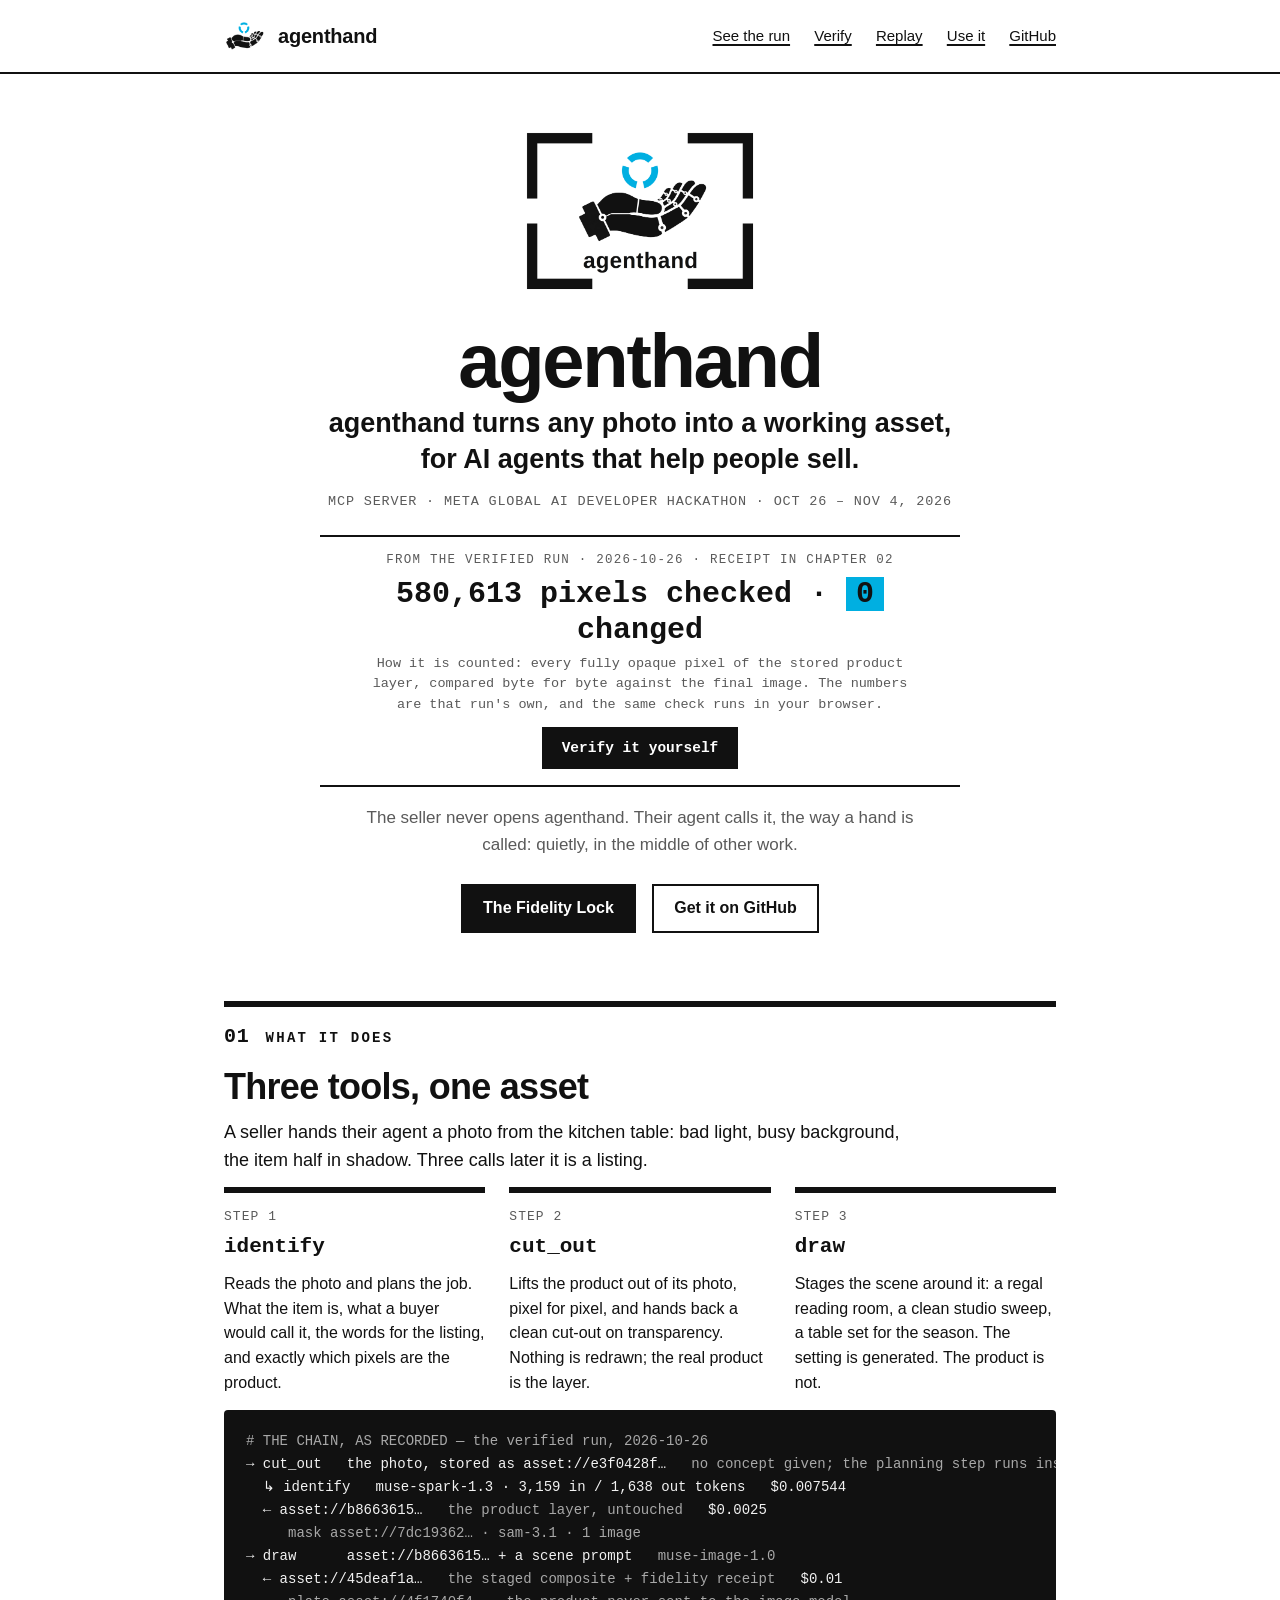
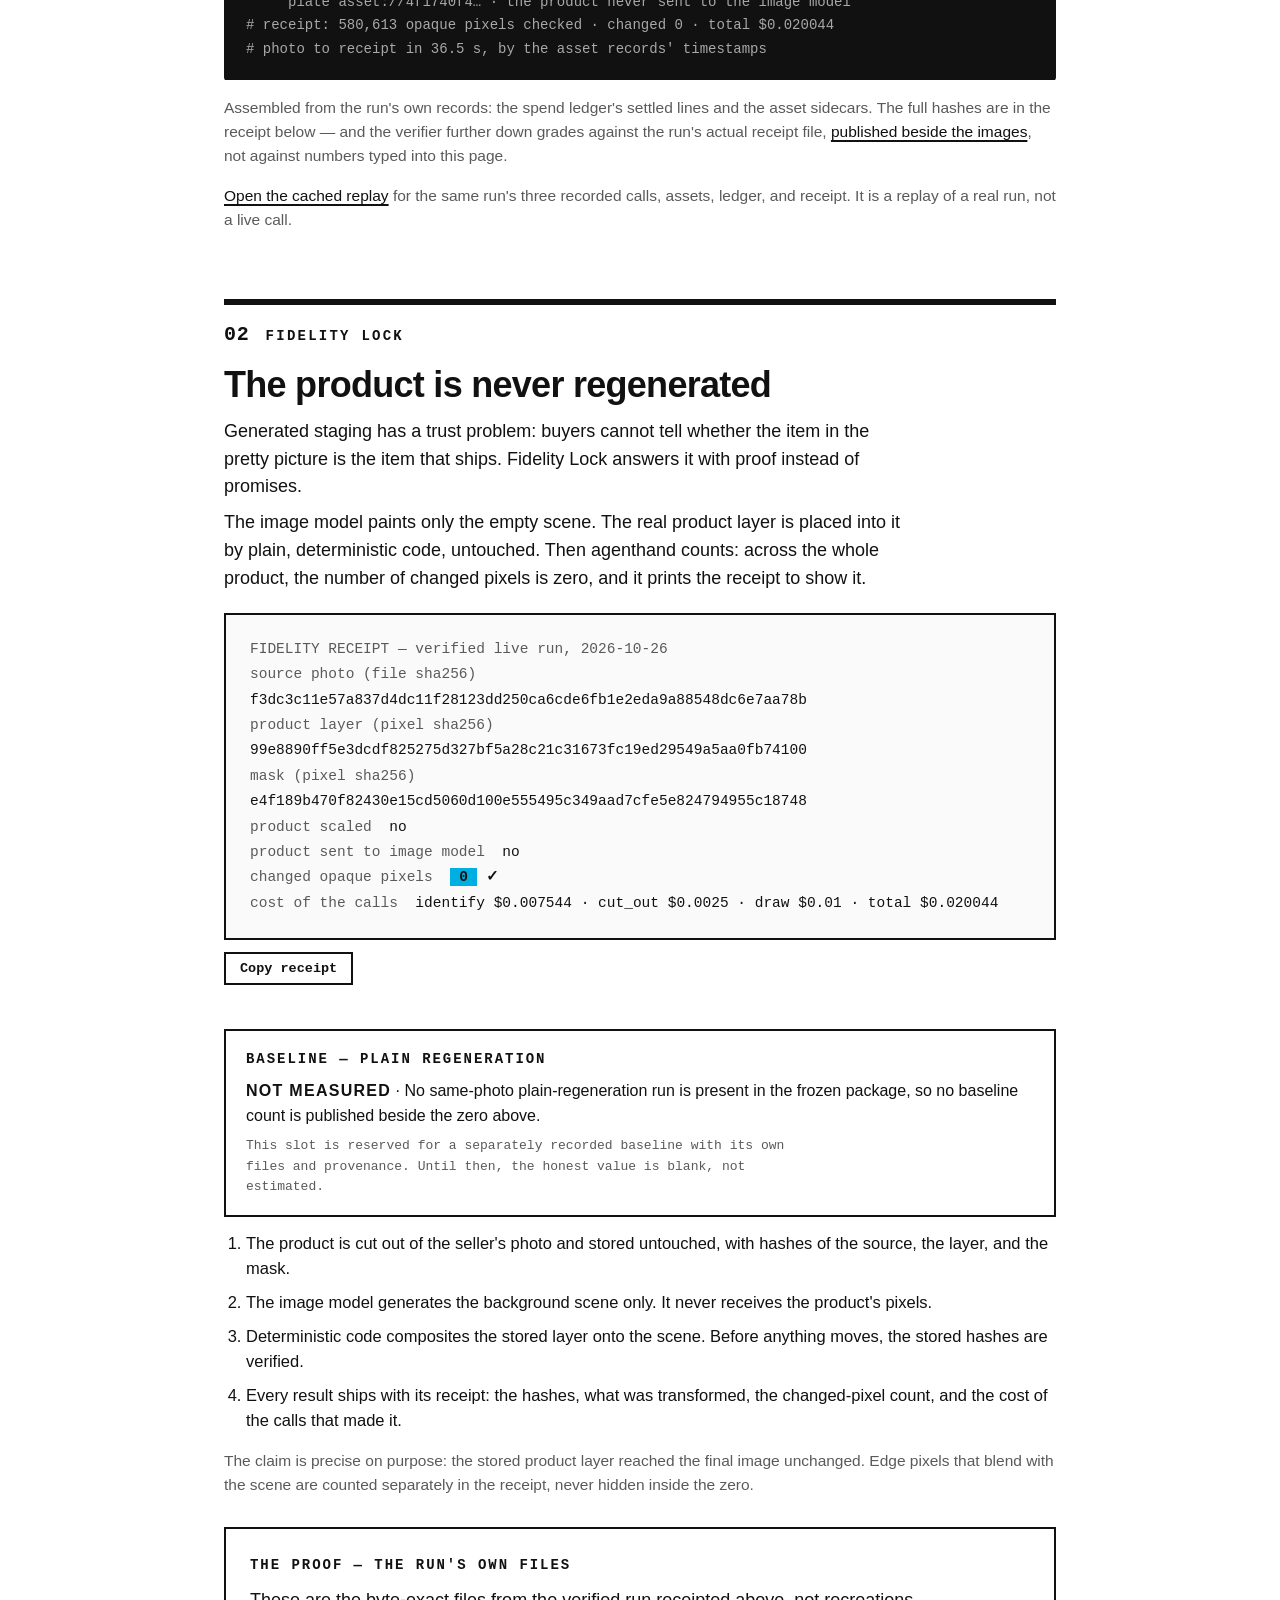
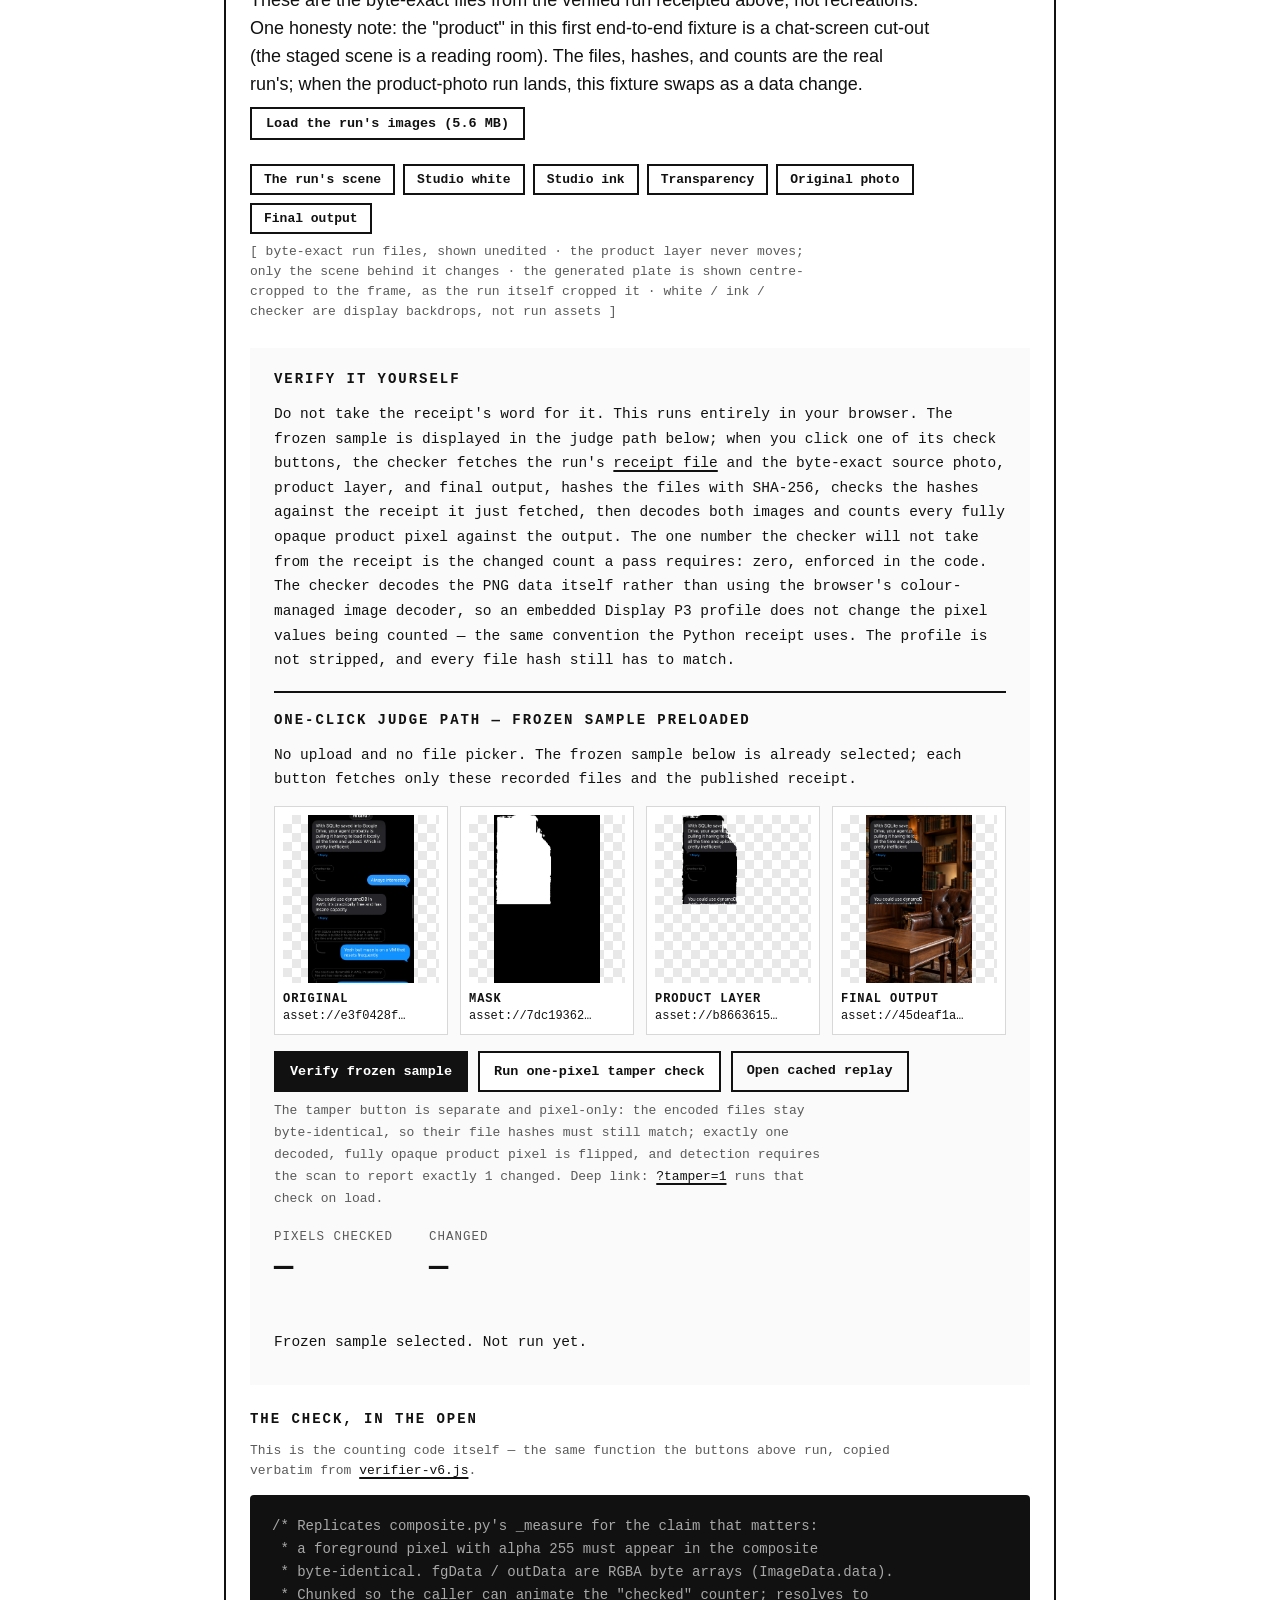
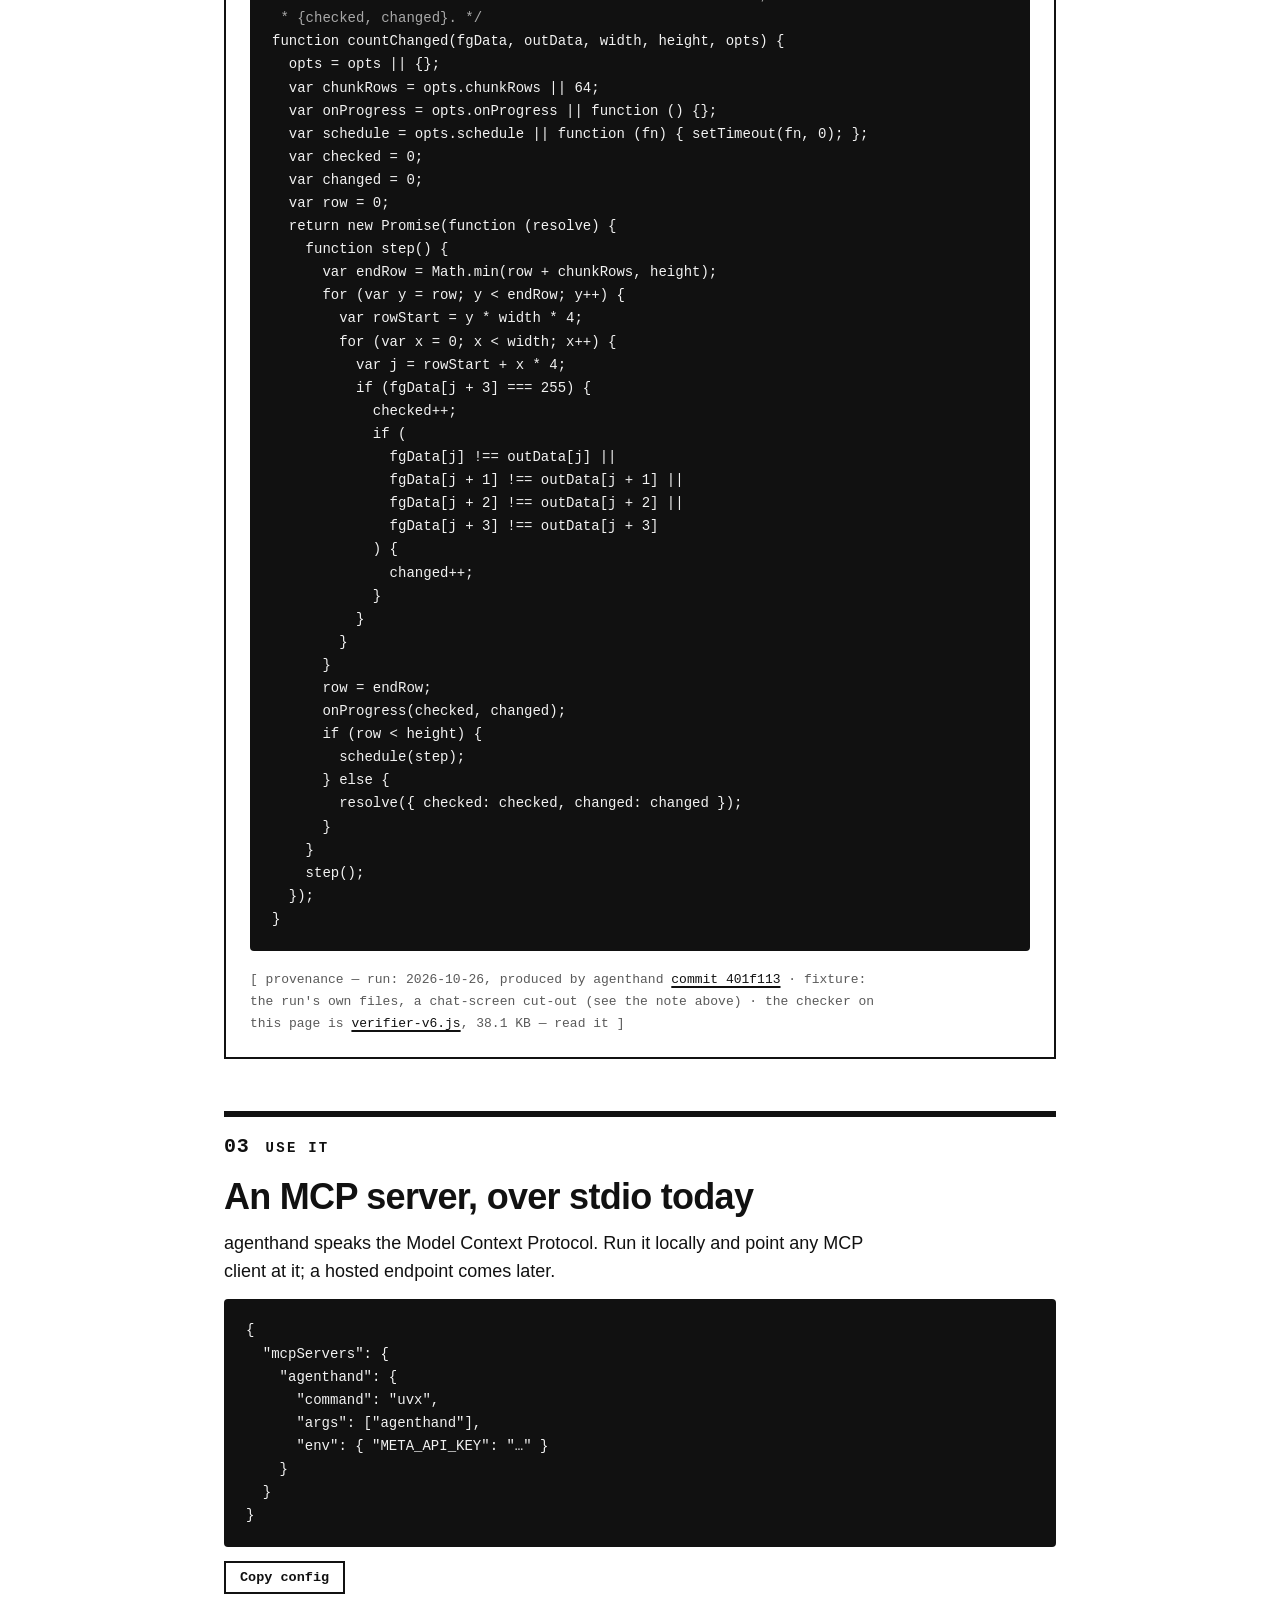
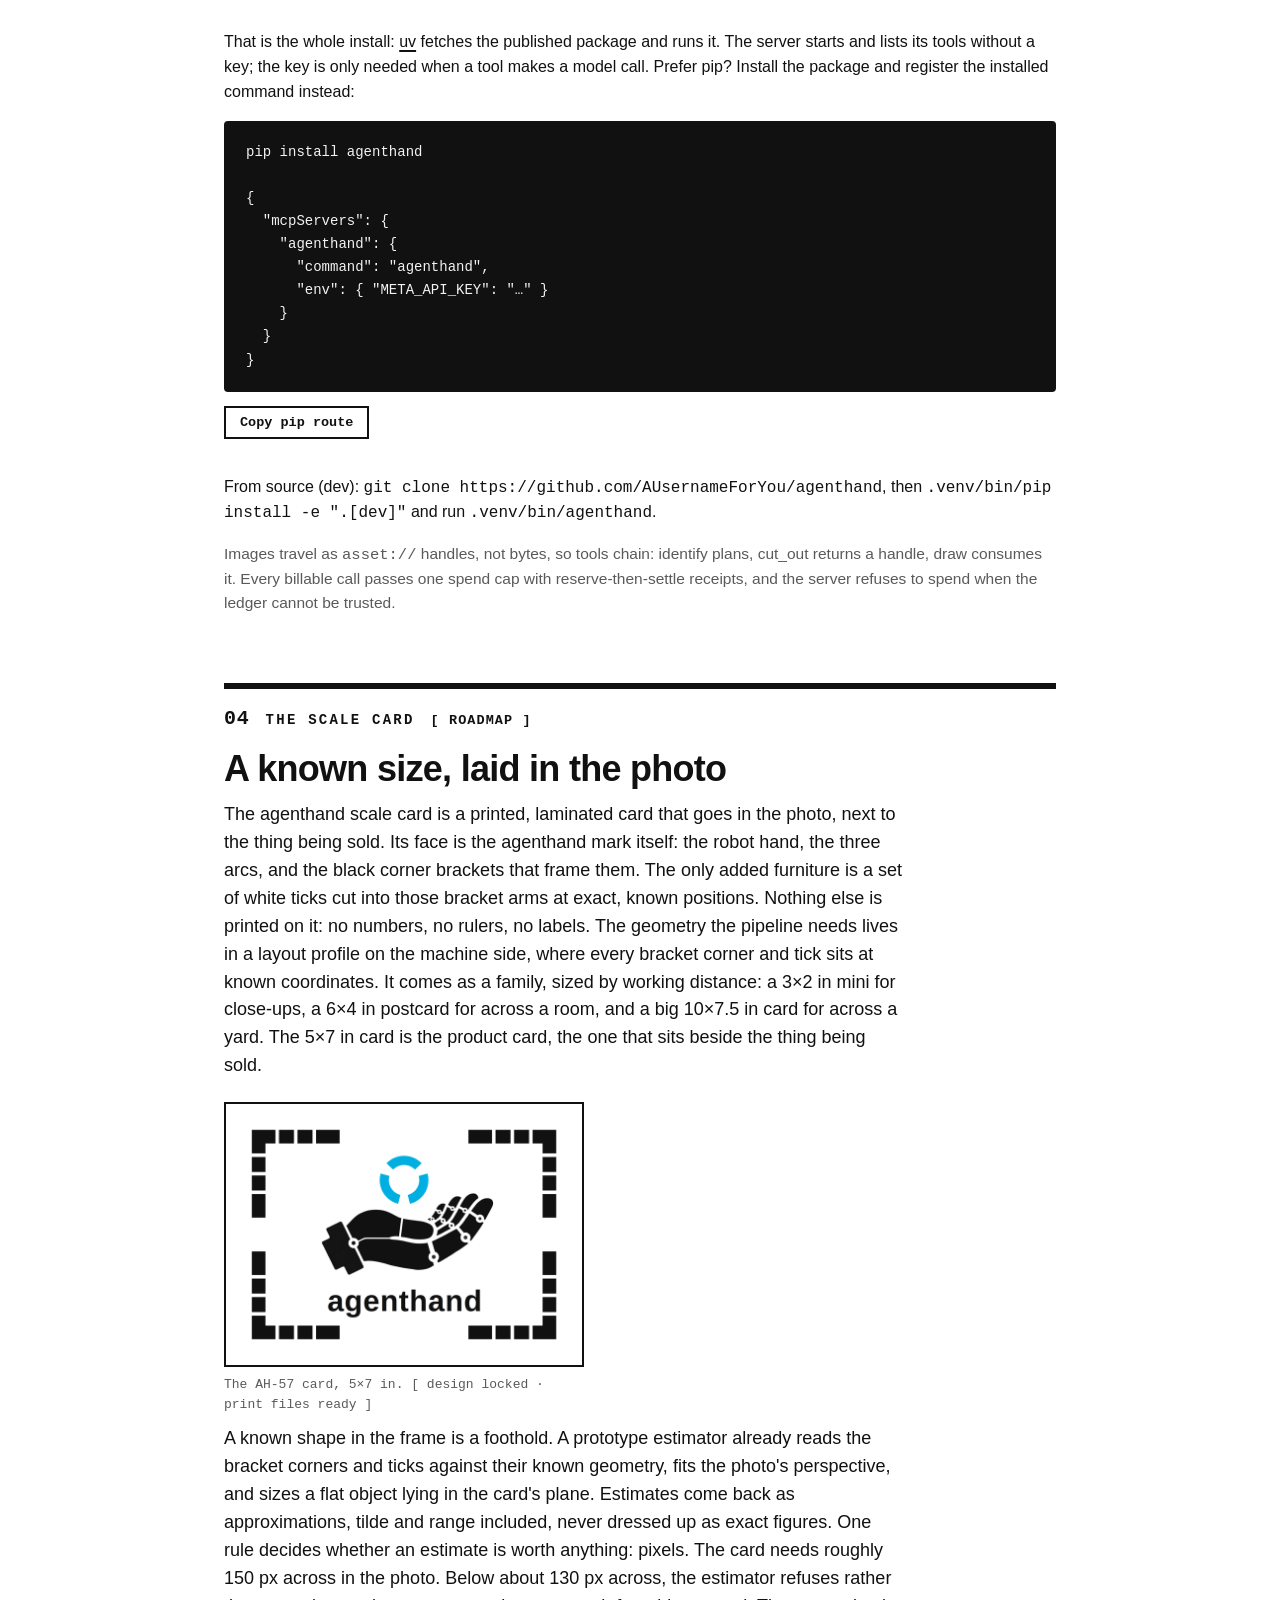
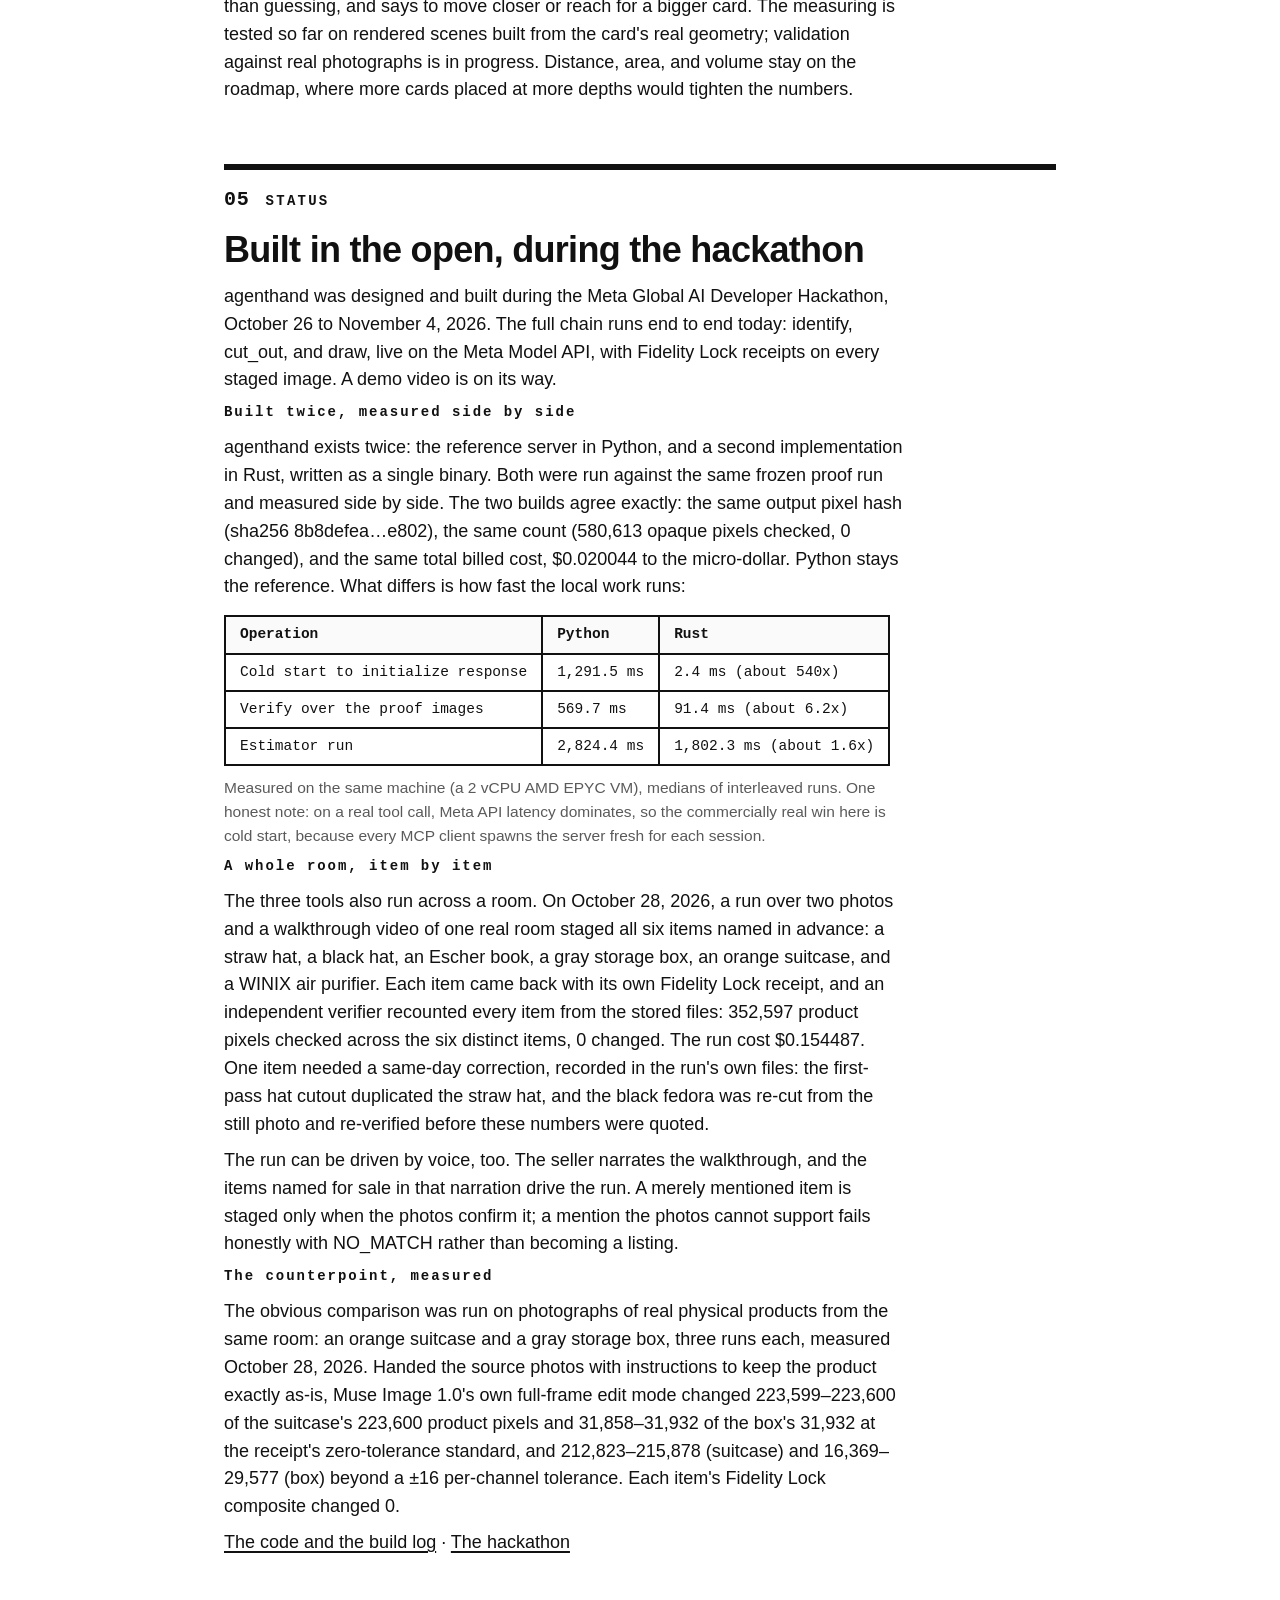
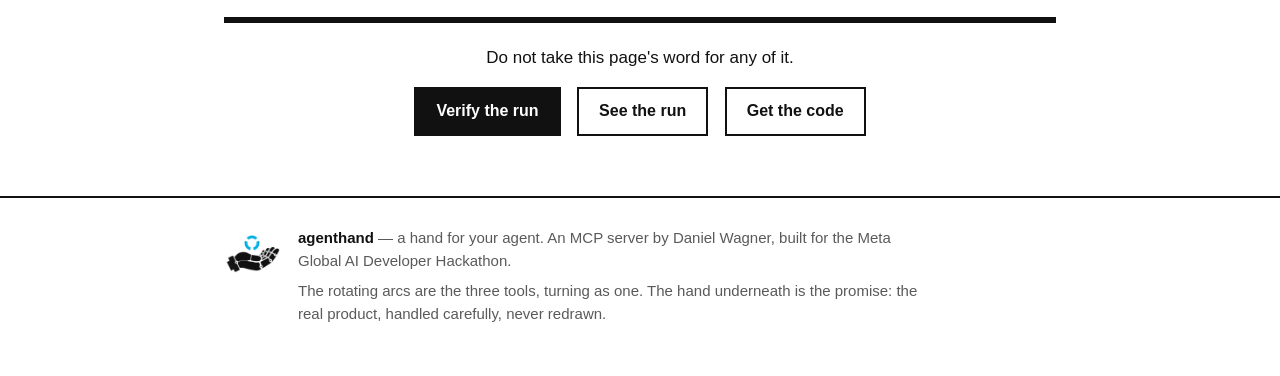
<file: reference/docs/index.html>
<!DOCTYPE html>
<html lang="en">
<head>
<meta charset="utf-8">
<meta name="viewport" content="width=device-width, initial-scale=1">
<title>agenthand — any photo becomes a working asset</title>
<meta name="description" content="agenthand is an MCP server for AI agents that help people sell. It turns any photo into a working asset: the item is understood, lifted out untouched, and staged into any scene — listings, ads, social posts, catalogs — with a hash receipt anyone can check. The seller never opens agenthand; their agent calls it.">
<link rel="icon" type="image/png" href="favicon-v1.png">

<!-- Open Graph -->
<meta property="og:type" content="website">
<meta property="og:site_name" content="agenthand">
<meta property="og:title" content="agenthand — a hand for your agent">
<meta property="og:description" content="Any photo becomes a working asset: understood, lifted out untouched, and staged into any scene. The product is never regenerated: Fidelity Lock composites it untouched and proves it with a hash receipt anyone can check.">
<meta property="og:url" content="https://ausernameforyou.github.io/agenthand/">
<meta property="og:image" content="https://ausernameforyou.github.io/agenthand/og-image-v2.png">
<meta property="og:image:width" content="1200">
<meta property="og:image:height" content="630">
<meta property="og:image:alt" content="The agenthand mark: a robot hand under three cyan arcs, framed by crop corners. Beside it: any photo becomes a working asset; 580,613 pixels checked, 0 changed.">

<!-- Twitter -->
<meta name="twitter:card" content="summary_large_image">
<meta name="twitter:title" content="agenthand — a hand for your agent">
<meta name="twitter:description" content="An MCP server that turns any photo into a working asset: understood, lifted out untouched, staged into any scene. The product is never regenerated. On the verified run receipted on this page, Fidelity Lock counted 0 changed pixels — and the check itself runs in your browser.">
<meta name="twitter:image" content="https://ausernameforyou.github.io/agenthand/og-image-v2.png">
<meta name="twitter:image:alt" content="The agenthand mark: a robot hand under three cyan arcs, framed by crop corners. Beside it: any photo becomes a working asset; 580,613 pixels checked, 0 changed.">

<style>
  :root{
    --ink:#111111;
    --cyan:#00AFE1;
    --grey:#5a5a5a;
    --rule:#111111;
    --panel:#fafafa;
  }
  *{box-sizing:border-box}
  html{margin:0;padding:0}
  body{
    margin:0;
    background:#ffffff;
    color:var(--ink);
    font-family:-apple-system,BlinkMacSystemFont,"Segoe UI",Roboto,"Helvetica Neue",Arial,sans-serif;
    line-height:1.55;
    -webkit-font-smoothing:antialiased;
  }
  .wrap{max-width:880px;margin:0 auto;padding:0 24px}
  a{color:var(--ink);text-decoration:underline;text-decoration-color:var(--ink);text-decoration-thickness:2px;text-underline-offset:3px}
  a:hover{text-decoration-color:var(--grey)}

  header.site{
    border-bottom:2px solid var(--rule);
  }
  header.site .wrap{
    display:flex;align-items:center;gap:14px;
    padding-top:16px;padding-bottom:16px;
  }
  header.site img{width:40px;height:40px;object-fit:contain}
  header.site .name{font-weight:800;font-size:20px;letter-spacing:-0.01em}
  header.site nav{margin-left:auto;font-size:15px}
  header.site nav a{margin-left:20px}

  .hero{text-align:center;padding:40px 0 8px}
  .hero-media{width:min(264px,58vw);margin:0 auto}
  .hero-media video,.hero-media img{width:100%;height:auto;display:block}
  .hero-media img.hero-static{display:none}
  @media (prefers-reduced-motion: reduce){
    .hero-media .hero-anim{display:none}
    .hero-media img.hero-static{display:block}
  }
  .hero h1{
    font-size:clamp(44px,8vw,76px);
    font-weight:800;letter-spacing:-0.03em;
    margin:14px 0 6px;line-height:1.02;
  }
  .hero .one-liner{
    font-size:clamp(20px,3.4vw,27px);
    font-weight:600;line-height:1.35;
    max-width:640px;margin:0 auto;
  }
  .hero .identity{
    font-family:ui-monospace,SFMono-Regular,Menlo,Consolas,monospace;
    font-size:13.5px;letter-spacing:0.06em;color:var(--grey);
    margin:14px auto 0;
  }
  .proofline{
    border-top:2px solid var(--ink);border-bottom:2px solid var(--ink);
    max-width:640px;margin:22px auto 0;padding:14px 10px 16px;
    font-family:ui-monospace,SFMono-Regular,Menlo,Consolas,monospace;
  }
  .proofline .pl-label{font-size:12.5px;letter-spacing:0.1em;color:var(--grey);margin:0}
  .proofline .pl-count{font-size:clamp(21px,4.6vw,30px);font-weight:800;margin:6px 0 4px;line-height:1.2}
  .proofline .pl-count .zero{background:var(--cyan);color:var(--ink);padding:0 10px}
  .proofline .pl-method{font-size:13.5px;color:var(--grey);line-height:1.5;margin:6px auto 12px;max-width:560px}
  .proofline a.pl-verify{
    display:inline-block;border:2px solid var(--ink);background:var(--ink);color:#fff;
    padding:8px 18px;text-decoration:none;font-weight:700;font-size:14.5px;
    font-family:ui-monospace,SFMono-Regular,Menlo,Consolas,monospace;
  }
  .proofline a.pl-verify:hover{border-color:var(--grey)}
  .hero .sub{
    color:var(--grey);font-size:17px;
    max-width:560px;margin:18px auto 0;
  }
  .hero .cta{margin-top:26px;font-size:16px}
  .hero .cta a{
    display:inline-block;border:2px solid var(--ink);
    padding:10px 20px;text-decoration:none;font-weight:700;margin:0 6px;
  }
  .hero .cta a.primary{background:var(--ink);color:#fff}
  .hero .cta a:hover{border-color:var(--grey)}

  section{padding:44px 0 8px}
  .chapter{
    font-family:ui-monospace,SFMono-Regular,Menlo,Consolas,monospace;
    font-size:14px;font-weight:700;letter-spacing:0.16em;
    text-transform:uppercase;color:var(--ink);
    border-top:6px solid var(--ink);
    padding-top:14px;margin:0 0 14px;
    display:flex;align-items:baseline;gap:16px;flex-wrap:wrap;
  }
  .chapter .ch-no{font-size:20px;letter-spacing:0.04em}
  section h2{
    font-size:clamp(26px,4.4vw,36px);font-weight:800;
    letter-spacing:-0.02em;margin:0 0 12px;line-height:1.15;
  }
  section p.lede{font-size:18px;max-width:680px;margin:0 0 8px}

  .tools{display:grid;grid-template-columns:1fr;gap:0;margin-top:12px}
  @media (min-width:720px){.tools{grid-template-columns:1fr 1fr 1fr;gap:24px}}
  .tool{border-top:6px solid var(--ink);padding-top:14px}
  .tool .step{font-family:ui-monospace,SFMono-Regular,Menlo,Consolas,monospace;font-size:13px;color:var(--grey);letter-spacing:0.08em}
  .tool h3{font-family:ui-monospace,SFMono-Regular,Menlo,Consolas,monospace;font-size:21px;margin:4px 0 8px}
  .tool p{margin:0;font-size:16px}

  .receipt{
    background:var(--panel);
    border:2px solid var(--ink);
    padding:22px 24px;
    font-family:ui-monospace,SFMono-Regular,Menlo,Consolas,monospace;
    font-size:14.5px;line-height:1.75;
    overflow-wrap:anywhere;
    margin:20px 0 12px;
  }
  .receipt .k{color:var(--grey)}
  .receipt .zero{
    font-weight:800;background:var(--cyan);color:var(--ink);
    padding:1px 9px;
  }
  .receipt .tick{color:var(--ink);font-weight:700}
  .bench{
    border-collapse:collapse;margin:14px 0 10px;
    font-family:ui-monospace,SFMono-Regular,Menlo,Consolas,monospace;
    font-size:14.5px;line-height:1.6;
  }
  .bench th,.bench td{border:2px solid var(--ink);padding:6px 14px;text-align:left;white-space:nowrap}
  .bench th{background:var(--panel)}
  .bench-note{font-size:15.5px;color:var(--grey);max-width:680px;margin:0 0 8px}
  .copy-btn{
    font-family:ui-monospace,SFMono-Regular,Menlo,Consolas,monospace;
    font-size:13.5px;font-weight:700;
    background:#fff;color:var(--ink);
    border:2px solid var(--ink);padding:7px 14px;cursor:pointer;
    margin:0 0 20px;
  }
  .copy-btn:hover{background:var(--panel)}
  .steps{margin:14px 0 0;padding-left:22px;font-size:16.5px}
  .steps li{margin-bottom:8px}

  .run-block{
    border:2px solid var(--ink);
    padding:4px 24px 22px;
    margin:30px 0 0;
  }
  .proof{margin:22px 0 0}
  .proof-title{
    font-family:ui-monospace,SFMono-Regular,Menlo,Consolas,monospace;
    font-size:14px;font-weight:700;letter-spacing:0.14em;margin:0 0 10px;
  }
  .stage{
    position:relative;max-width:330px;aspect-ratio:1206/1925;
    border:2px solid var(--ink);overflow:hidden;background:#ffffff;
    margin:16px 0 10px;
  }
  .stage img{
    position:absolute;inset:0;width:100%;height:100%;
  }
  .stage img.plate{object-fit:cover}
  .stage img.fit{object-fit:fill}
  .stage[data-scene="ink"]{background:#111111}
  .stage[data-scene="checker"]{
    background:repeating-conic-gradient(#e4e4e4 0% 25%, #ffffff 0% 50%) 0 0/24px 24px;
  }
  .scene-btns{display:flex;flex-wrap:wrap;gap:8px;margin:4px 0 8px}
  .scene-btns button{
    font-family:ui-monospace,SFMono-Regular,Menlo,Consolas,monospace;
    font-size:13px;font-weight:700;background:#fff;color:var(--ink);
    border:2px solid var(--ink);padding:6px 12px;cursor:pointer;
  }
  .scene-btns button.active{background:var(--ink);color:#fff}
  .proof-cap{
    font-family:ui-monospace,SFMono-Regular,Menlo,Consolas,monospace;
    font-size:13px;color:var(--grey);max-width:560px;margin:6px 0 0;
  }
  .stamp{
    font-family:ui-monospace,SFMono-Regular,Menlo,Consolas,monospace;
    font-size:13px;color:var(--grey);max-width:640px;margin:18px 0 0;line-height:1.7;
    overflow-wrap:anywhere;
  }
  .verify{
    background:var(--panel);
    padding:20px 24px;margin:26px 0 6px;
    font-family:ui-monospace,SFMono-Regular,Menlo,Consolas,monospace;
    font-size:14.5px;line-height:1.7;overflow-wrap:anywhere;
  }
  .verify p{margin:0 0 10px}
  #verify-progress{color:var(--grey);min-height:1.7em}
  .vcounts{display:flex;gap:36px;flex-wrap:wrap;margin:14px 0 6px}
  .vcounts .vlab{font-size:12.5px;color:var(--grey);letter-spacing:0.08em}
  .vcount{font-size:32px;font-weight:800;line-height:1.15;display:block}
  .vcount.zero{background:var(--cyan);color:var(--ink);padding:0 10px}
  .vcount.bad{background:var(--ink);color:#fff;padding:0 10px}
  .verify-lines{margin:10px 0}
  .verify-lines .k{color:var(--grey)}
  .verify-lines .tick{color:var(--ink);font-weight:700}
  .verify-lines .fail{color:var(--ink);font-weight:800;text-decoration:underline}
  .tamper{display:block;margin:12px 0;font-size:14px;cursor:pointer}
  .tamper input{margin-right:8px}
  .judge-path{border-top:2px solid var(--ink);margin-top:18px;padding-top:16px}
  .sample-grid{display:grid;grid-template-columns:repeat(4,1fr);gap:12px;margin:14px 0}
  .sample-card{border:1px solid #d8d8d8;background:#fff;margin:0;padding:8px;overflow-wrap:anywhere}
  .sample-card img{
    width:100%;height:168px;object-fit:contain;display:block;
    background:repeating-conic-gradient(#e8e8e8 0% 25%, #ffffff 0% 50%) 0 0/18px 18px;
  }
  .sample-card figcaption{font-size:12px;line-height:1.45;margin-top:8px}
  .sample-card .sample-kind{display:block;font-size:12px;font-weight:800;letter-spacing:0.08em}
  .judge-actions{display:flex;flex-wrap:wrap;gap:10px;margin:16px 0 8px}
  .judge-actions .copy-btn{margin:0}
  .judge-actions #verify-btn{background:var(--ink);color:#fff}
  .judge-actions a{
    font-size:13.5px;font-weight:700;border:2px solid var(--ink);
    padding:7px 14px;text-decoration:none;
  }
  .baseline-slot{
    border:2px solid var(--ink);background:#fff;
    padding:18px 20px;margin:24px 0 6px;
  }
  .baseline-slot p{margin:0 0 8px}
  .baseline-slot p:last-child{margin-bottom:0}
  .baseline-value{font-weight:800;letter-spacing:0.08em}
  @media (max-width:700px){.sample-grid{grid-template-columns:1fr 1fr}}
  .opencode{margin:24px 0 0}
  .opencode .proof-cap{max-width:640px}

  .card-figure{margin:22px 0 10px;max-width:360px}
  .card-figure img{width:100%;height:auto;display:block;border:2px solid var(--ink)}
  .card-figure figcaption{
    font-family:ui-monospace,SFMono-Regular,Menlo,Consolas,monospace;
    font-size:13px;color:var(--grey);margin-top:8px;
  }
  .rm-tag{
    font-family:ui-monospace,SFMono-Regular,Menlo,Consolas,monospace;
    font-size:13.5px;font-weight:700;letter-spacing:0.08em;
  }

  pre.code{
    background:#111111;color:#f2f2f2;
    padding:20px 22px;font-size:14px;line-height:1.65;
    overflow-x:auto;border-radius:4px;margin:14px 0;
  }
  pre.code .c{color:#a8a8a8}
  p.note{color:var(--grey);font-size:15.5px}

  .closing{
    border-top:6px solid var(--ink);
    margin-top:44px;padding-top:22px;text-align:center;
  }
  .closing p{font-size:17px;margin:0 0 16px}
  .closing a{
    display:inline-block;border:2px solid var(--ink);
    padding:10px 20px;text-decoration:none;font-weight:700;margin:0 6px 8px;font-size:16px;
  }
  .closing a.primary{background:var(--ink);color:#fff}
  .closing a:hover{border-color:var(--grey)}

  footer{
    border-top:2px solid var(--rule);
    margin-top:52px;padding:28px 0 44px;
    font-size:15px;color:var(--grey);
  }
  footer .wrap{display:flex;gap:18px;align-items:flex-start;flex-wrap:wrap}
  footer img{width:56px;height:56px;object-fit:contain}
  footer p{margin:0 0 6px;max-width:640px}
</style>
</head>
<body>

<header class="site">
  <div class="wrap">
    <img src="logo-symbol-256-v1.png" width="256" height="173" alt="agenthand mark">
    <span class="name">agenthand</span>
    <nav>
      <a href="#proof">See the run</a>
      <a href="#verify">Verify</a>
      <a href="replay-v1.html">Replay</a>
      <a href="#use">Use it</a>
      <a href="https://github.com/AUsernameForYou/agenthand">GitHub</a>
    </nav>
  </div>
</header>

<main class="wrap">

  <div class="hero">
    <div class="hero-media">
      <video class="hero-anim" autoplay muted loop playsinline width="880" height="646" poster="hero-lockup-880-v1.png" aria-label="The agenthand mark, its three cyan arcs rotating slowly">
        <source src="logo-rotating-v3.mp4" type="video/mp4">
        <img src="logo-rotating-v3.gif" width="880" height="646" alt="The agenthand mark, its three cyan arcs rotating slowly">
      </video>
      <img class="hero-static" src="hero-lockup-880-v1.png" width="880" height="645" alt="The agenthand mark: a robot hand under three cyan arcs, framed by crop corners">
    </div>
    <h1>agenthand</h1>
    <p class="one-liner">agenthand turns any photo into a working asset, for AI agents that help people sell.</p>
    <p class="identity">MCP SERVER &middot; META GLOBAL AI DEVELOPER HACKATHON &middot; OCT 26 &ndash; NOV 4, 2026</p>
    <div class="proofline">
      <p class="pl-label">FROM THE VERIFIED RUN &middot; 2026-10-26 &middot; RECEIPT IN CHAPTER 02</p>
      <p class="pl-count"><span id="hero-checked">580,613</span> pixels checked &middot; <span class="zero">0</span> changed</p>
      <p class="pl-method">How it is counted: every fully opaque pixel of the stored product layer, compared byte for byte against the final image. The numbers are that run's own, and the same check runs in your browser.</p>
      <a class="pl-verify" href="#verify">Verify it yourself</a>
    </div>
    <p class="sub">The seller never opens agenthand. Their agent calls it, the way a hand is called: quietly, in the middle of other work.</p>
    <p class="cta">
      <a class="primary" href="#fidelity">The Fidelity Lock</a>
      <a href="https://github.com/AUsernameForYou/agenthand">Get it on GitHub</a>
    </p>
  </div>

  <section aria-labelledby="tools-h">
    <p class="chapter"><span class="ch-no">01</span><span>What it does</span></p>
    <h2 id="tools-h">Three tools, one asset</h2>
    <p class="lede">A seller hands their agent a photo from the kitchen table: bad light, busy background, the item half in shadow. Three calls later it is a listing.</p>
    <div class="tools">
      <div class="tool">
        <p class="step">STEP 1</p>
        <h3>identify</h3>
        <p>Reads the photo and plans the job. What the item is, what a buyer would call it, the words for the listing, and exactly which pixels are the product.</p>
      </div>
      <div class="tool">
        <p class="step">STEP 2</p>
        <h3>cut_out</h3>
        <p>Lifts the product out of its photo, pixel for pixel, and hands back a clean cut-out on transparency. Nothing is redrawn; the real product is the layer.</p>
      </div>
      <div class="tool">
        <p class="step">STEP 3</p>
        <h3>draw</h3>
        <p>Stages the scene around it: a regal reading room, a clean studio sweep, a table set for the season. The setting is generated. The product is not.</p>
      </div>
    </div>
    <pre class="code" id="transcript"><span class="c"># THE CHAIN, AS RECORDED — the verified run, 2026-10-26</span>
&rarr; cut_out   the photo, stored as asset://e3f0428f&hellip;   <span class="c">no concept given; the planning step runs inside</span>
  &#8627; identify   muse-spark-1.3 &middot; 3,159 in / 1,638 out tokens   $0.007544
  &larr; asset://b8663615&hellip;   <span class="c">the product layer, untouched</span>   $0.0025
     <span class="c">mask asset://7dc19362&hellip; &middot; sam-3.1 &middot; 1 image</span>
&rarr; draw      asset://b8663615&hellip; + a scene prompt   <span class="c">muse-image-1.0</span>
  &larr; asset://45deaf1a&hellip;   <span class="c">the staged composite + fidelity receipt</span>   $0.01
     <span class="c">plate asset://4f1740f4&hellip; &middot; the product never sent to the image model</span>
<span class="c"># receipt: 580,613 opaque pixels checked &middot; changed 0 &middot; total $0.020044
# photo to receipt in 36.5 s, by the asset records' timestamps</span></pre>
    <p class="note">Assembled from the run's own records: the spend ledger's settled lines and the asset sidecars. The full hashes are in the receipt below — and the verifier further down grades against the run's actual receipt file, <a href="proof-receipt-v1.json">published beside the images</a>, not against numbers typed into this page.</p>
    <p class="note"><a href="replay-v1.html">Open the cached replay</a> for the same run's three recorded calls, assets, ledger, and receipt. It is a replay of a real run, not a live call.</p>
  </section>

  <section id="fidelity" aria-labelledby="fidelity-h">
    <p class="chapter"><span class="ch-no">02</span><span>Fidelity Lock</span></p>
    <h2 id="fidelity-h">The product is never regenerated</h2>
    <p class="lede">Generated staging has a trust problem: buyers cannot tell whether the item in the pretty picture is the item that ships. Fidelity Lock answers it with proof instead of promises.</p>
    <p class="lede">The image model paints only the empty scene. The real product layer is placed into it by plain, deterministic code, untouched. Then agenthand counts: across the whole product, the number of changed pixels is zero, and it prints the receipt to show it.</p>

    <div class="receipt" id="receipt">
      <div><span class="k">FIDELITY RECEIPT — verified live run, 2026-10-26</span></div>
      <div><span class="k">source photo (file sha256)&nbsp;&nbsp;</span> f3dc3c11e57a837d4dc11f28123dd250ca6cde6fb1e2eda9a88548dc6e7aa78b</div>
      <div><span class="k">product layer (pixel sha256)</span> 99e8890ff5e3dcdf825275d327bf5a28c21c31673fc19ed29549a5aa0fb74100</div>
      <div><span class="k">mask (pixel sha256)&nbsp;&nbsp;&nbsp;&nbsp;&nbsp;&nbsp;&nbsp;&nbsp;</span> e4f189b470f82430e15cd5060d100e555495c349aad7cfe5e824794955c18748</div>
      <div><span class="k">product scaled&nbsp;</span> no</div>
      <div><span class="k">product sent to image model&nbsp;</span> no</div>
      <div><span class="k">changed opaque pixels&nbsp;</span> <span class="zero">0</span> <span class="tick">&#10003;</span></div>
      <div><span class="k">cost of the calls&nbsp;</span> <span id="receipt-costs">identify $0.007544 &middot; cut_out $0.0025 &middot; draw $0.01 &middot; total $0.020044</span></div>
    </div>
    <button class="copy-btn" type="button" data-copy="receipt">Copy receipt</button>

    <aside class="baseline-slot" data-baseline-status="not-measured" aria-label="Plain regeneration baseline status">
      <p class="proof-title">BASELINE — PLAIN REGENERATION</p>
      <p><span class="baseline-value">NOT MEASURED</span> · No same-photo plain-regeneration run is present in the frozen package, so no baseline count is published beside the zero above.</p>
      <p class="proof-cap">This slot is reserved for a separately recorded baseline with its own files and provenance. Until then, the honest value is blank, not estimated.</p>
      <!-- TODO(baseline-regeneration): fill this slot only from a separately recorded same-photo plain-regeneration run. Do not infer a number from the Fidelity Lock run. -->
    </aside>

    <ol class="steps">
      <li>The product is cut out of the seller's photo and stored untouched, with hashes of the source, the layer, and the mask.</li>
      <li>The image model generates the background scene only. It never receives the product's pixels.</li>
      <li>Deterministic code composites the stored layer onto the scene. Before anything moves, the stored hashes are verified.</li>
      <li>Every result ships with its receipt: the hashes, what was transformed, the changed-pixel count, and the cost of the calls that made it.</li>
    </ol>
    <p class="note">The claim is precise on purpose: the stored product layer reached the final image unchanged. Edge pixels that blend with the scene are counted separately in the receipt, never hidden inside the zero.</p>

    <div class="run-block">
    <div class="proof" id="proof">
      <p class="proof-title">THE PROOF — THE RUN'S OWN FILES</p>
      <p class="lede">These are the byte-exact files from the verified run receipted above, not recreations. One honesty note: the "product" in this first end-to-end fixture is a chat-screen cut-out (the staged scene is a reading room). The files, hashes, and counts are the real run's; when the product-photo run lands, this fixture swaps as a data change.</p>
      <button class="copy-btn" id="proof-load" type="button">Load the run's images (5.6 MB)</button>
      <div class="stage" id="proof-stage" data-scene="plate" hidden>
        <img class="plate" id="proof-plate" width="1280" height="1920" alt="The background scene generated for the verified run: a regal reading room">
        <img class="fit" id="proof-source" width="1206" height="1925" alt="The source photo of the verified run: a phone chat screenshot" style="display:none">
        <img class="fit" id="proof-output" width="1206" height="1925" alt="The final composite of the verified run: the chat cut-out staged in the reading room" style="display:none">
        <img class="fit" id="proof-layer" width="1206" height="1925" alt="The product layer of the verified run: the chat cut-out on transparency">
      </div>
      <div class="scene-btns" role="group" aria-label="Scene behind the product layer">
        <button type="button" data-scene="plate" aria-pressed="true">The run's scene</button>
        <button type="button" data-scene="white" aria-pressed="false">Studio white</button>
        <button type="button" data-scene="ink" aria-pressed="false">Studio ink</button>
        <button type="button" data-scene="checker" aria-pressed="false">Transparency</button>
        <button type="button" data-scene="source" aria-pressed="false">Original photo</button>
        <button type="button" data-scene="output" aria-pressed="false">Final output</button>
      </div>
      <p class="proof-cap">[ byte-exact run files, shown unedited · the product layer never moves; only the scene behind it changes · the generated plate is shown centre-cropped to the frame, as the run itself cropped it · white / ink / checker are display backdrops, not run assets ]</p>
    </div>

    <div class="verify" id="verify">
      <p class="proof-title">VERIFY IT YOURSELF</p>
      <p>Do not take the receipt's word for it. This runs entirely in your browser. The frozen sample is displayed in the judge path below; when you click one of its check buttons, the checker fetches the run's <a href="proof-receipt-v1.json">receipt file</a> and the byte-exact source photo, product layer, and final output, hashes the files with SHA-256, checks the hashes against the receipt it just fetched, then decodes both images and counts every fully opaque product pixel against the output. The one number the checker will not take from the receipt is the changed count a pass requires: zero, enforced in the code. The checker decodes the PNG data itself rather than using the browser's colour-managed image decoder, so an embedded Display P3 profile does not change the pixel values being counted — the same convention the Python receipt uses. The profile is not stripped, and every file hash still has to match.</p>

      <div class="judge-path" aria-label="One-click judge path">
        <p class="proof-title">ONE-CLICK JUDGE PATH — FROZEN SAMPLE PRELOADED</p>
        <p>No upload and no file picker. The frozen sample below is already selected; each button fetches only these recorded files and the published receipt.</p>
        <div class="sample-grid">
          <figure class="sample-card">
            <img src="proof-source-v1.png" width="1206" height="1925" loading="lazy" alt="Frozen sample source photo">
            <figcaption><span class="sample-kind">ORIGINAL</span>asset://e3f0428f…</figcaption>
          </figure>
          <figure class="sample-card">
            <img src="proof-mask-v1.png" width="1206" height="1925" loading="lazy" alt="Frozen sample mask recorded by cut_out">
            <figcaption><span class="sample-kind">MASK</span>asset://7dc19362…</figcaption>
          </figure>
          <figure class="sample-card">
            <img src="proof-layer-v1.png" width="1206" height="1925" loading="lazy" alt="Frozen sample stored product layer">
            <figcaption><span class="sample-kind">PRODUCT LAYER</span>asset://b8663615…</figcaption>
          </figure>
          <figure class="sample-card">
            <img src="proof-output-v1.png" width="1206" height="1925" loading="lazy" alt="Frozen sample final composite">
            <figcaption><span class="sample-kind">FINAL OUTPUT</span>asset://45deaf1a…</figcaption>
          </figure>
        </div>
        <div class="judge-actions">
          <button class="copy-btn" id="verify-btn" type="button">Verify frozen sample</button>
          <button class="copy-btn" id="verify-tamper-btn" type="button">Run one-pixel tamper check</button>
          <a href="replay-v1.html">Open cached replay</a>
        </div>
        <p class="proof-cap">The tamper button is separate and pixel-only: the encoded files stay byte-identical, so their file hashes must still match; exactly one decoded, fully opaque product pixel is flipped, and detection requires the scan to report exactly 1 changed. Deep link: <a href="?tamper=1#verify">?tamper=1</a> runs that check on load.</p>
      </div>

      <div class="vcounts">
        <div><span class="vlab">PIXELS CHECKED</span><span class="vcount" id="verify-checked">&mdash;</span></div>
        <div><span class="vlab">CHANGED</span><span class="vcount" id="verify-changed">&mdash;</span></div>
      </div>
      <div class="verify-lines" id="verify-lines"></div>
      <p id="verify-progress"></p>
      <p id="verify-status" role="status" aria-live="polite">Frozen sample selected. Not run yet.</p>
    </div>

    <div class="opencode">
      <p class="proof-title">THE CHECK, IN THE OPEN</p>
      <p class="proof-cap">This is the counting code itself — the same function the buttons above run, copied verbatim from <a href="verifier-v6.js">verifier-v6.js</a>.</p>
      <pre class="code"><span class="c">/* Replicates composite.py's _measure for the claim that matters:
 * a foreground pixel with alpha 255 must appear in the composite
 * byte-identical. fgData / outData are RGBA byte arrays (ImageData.data).
 * Chunked so the caller can animate the "checked" counter; resolves to
 * {checked, changed}. */</span>
function countChanged(fgData, outData, width, height, opts) {
  opts = opts || {};
  var chunkRows = opts.chunkRows || 64;
  var onProgress = opts.onProgress || function () {};
  var schedule = opts.schedule || function (fn) { setTimeout(fn, 0); };
  var checked = 0;
  var changed = 0;
  var row = 0;
  return new Promise(function (resolve) {
    function step() {
      var endRow = Math.min(row + chunkRows, height);
      for (var y = row; y &lt; endRow; y++) {
        var rowStart = y * width * 4;
        for (var x = 0; x &lt; width; x++) {
          var j = rowStart + x * 4;
          if (fgData[j + 3] === 255) {
            checked++;
            if (
              fgData[j] !== outData[j] ||
              fgData[j + 1] !== outData[j + 1] ||
              fgData[j + 2] !== outData[j + 2] ||
              fgData[j + 3] !== outData[j + 3]
            ) {
              changed++;
            }
          }
        }
      }
      row = endRow;
      onProgress(checked, changed);
      if (row &lt; height) {
        schedule(step);
      } else {
        resolve({ checked: checked, changed: changed });
      }
    }
    step();
  });
}</pre>
    </div>

    <p class="stamp">[ provenance — run: 2026-10-26, produced by agenthand <a href="https://github.com/AUsernameForYou/agenthand/tree/401f1136af5a36ca814207ae8ce8b5435bd1722e">commit 401f113</a> · fixture: the run's own files, a chat-screen cut-out (see the note above) · the checker on this page is <a href="verifier-v6.js">verifier-v6.js</a>, 38.1 KB — read it ]</p>
    </div>
  </section>

  <section id="use" aria-labelledby="use-h">
    <p class="chapter"><span class="ch-no">03</span><span>Use it</span></p>
    <h2 id="use-h">An MCP server, over stdio today</h2>
    <p class="lede">agenthand speaks the Model Context Protocol. Run it locally and point any MCP client at it; a hosted endpoint comes later.</p>
    <pre class="code" id="install-code">{
  "mcpServers": {
    "agenthand": {
      "command": "uvx",
      "args": ["agenthand"],
      "env": { "META_API_KEY": "&hellip;" }
    }
  }
}</pre>
    <button class="copy-btn" type="button" data-copy="install-code">Copy config</button>
    <p>That is the whole install: <a href="https://docs.astral.sh/uv/">uv</a> fetches the published package and runs it. The server starts and lists its tools without a key; the key is only needed when a tool makes a model call. Prefer pip? Install the package and register the installed command instead:</p>
    <pre class="code" id="config-code">pip install agenthand

{
  "mcpServers": {
    "agenthand": {
      "command": "agenthand",
      "env": { "META_API_KEY": "&hellip;" }
    }
  }
}</pre>
    <button class="copy-btn" type="button" data-copy="config-code">Copy pip route</button>
    <p>From source (dev): <span style="font-family:ui-monospace,Menlo,Consolas,monospace">git clone https://github.com/AUsernameForYou/agenthand</span>, then <span style="font-family:ui-monospace,Menlo,Consolas,monospace">.venv/bin/pip install -e ".[dev]"</span> and run <span style="font-family:ui-monospace,Menlo,Consolas,monospace">.venv/bin/agenthand</span>.</p>
    <p class="note">Images travel as <span style="font-family:ui-monospace,Menlo,Consolas,monospace">asset://</span> handles, not bytes, so tools chain: identify plans, cut_out returns a handle, draw consumes it. Every billable call passes one spend cap with reserve-then-settle receipts, and the server refuses to spend when the ledger cannot be trusted.</p>
  </section>

  <section id="scale-card" aria-labelledby="scale-h">
    <p class="chapter"><span class="ch-no">04</span><span>The scale card</span><span class="rm-tag">[ roadmap ]</span></p>
    <h2 id="scale-h">A known size, laid in the photo</h2>
    <p class="lede">The agenthand scale card is a printed, laminated card that goes in the photo, next to the thing being sold. Its face is the agenthand mark itself: the robot hand, the three arcs, and the black corner brackets that frame them. The only added furniture is a set of white ticks cut into those bracket arms at exact, known positions. Nothing else is printed on it: no numbers, no rulers, no labels. The geometry the pipeline needs lives in a layout profile on the machine side, where every bracket corner and tick sits at known coordinates. It comes as a family, sized by working distance: a 3&times;2&nbsp;in mini for close-ups, a 6&times;4&nbsp;in postcard for across a room, and a big 10&times;7.5&nbsp;in card for across a yard. The 5&times;7&nbsp;in card is the product card, the one that sits beside the thing being sold.</p>
    <figure class="card-figure">
      <img src="scale-card-v3.png" width="720" height="528" loading="lazy" decoding="async" alt="The agenthand scale card: the agenthand mark on a white card, its black corner brackets carrying small white ticks cut into the bracket arms">
      <figcaption>The AH-57 card, 5&times;7&nbsp;in. [ design locked &middot; print files ready ]</figcaption>
    </figure>
    <p class="lede">A known shape in the frame is a foothold. A prototype estimator already reads the bracket corners and ticks against their known geometry, fits the photo's perspective, and sizes a flat object lying in the card's plane. Estimates come back as approximations, tilde and range included, never dressed up as exact figures. One rule decides whether an estimate is worth anything: pixels. The card needs roughly 150 px across in the photo. Below about 130 px across, the estimator refuses rather than guessing, and says to move closer or reach for a bigger card. The measuring is tested so far on rendered scenes built from the card's real geometry; validation against real photographs is in progress. Distance, area, and volume stay on the roadmap, where more cards placed at more depths would tighten the numbers.</p>
  </section>

  <section aria-labelledby="status-h">
    <p class="chapter"><span class="ch-no">05</span><span>Status</span></p>
    <h2 id="status-h">Built in the open, during the hackathon</h2>
    <p class="lede">agenthand was designed and built during the Meta Global AI Developer Hackathon, October 26 to November 4, 2026. The full chain runs end to end today: identify, cut_out, and draw, live on the Meta Model API, with Fidelity Lock receipts on every staged image. A demo video is on its way.</p>
    <p class="proof-title">Built twice, measured side by side</p>
    <p class="lede">agenthand exists twice: the reference server in Python, and a second implementation in Rust, written as a single binary. Both were run against the same frozen proof run and measured side by side. The two builds agree exactly: the same output pixel hash (sha256 8b8defea&hellip;e802), the same count (580,613 opaque pixels checked, 0 changed), and the same total billed cost, $0.020044 to the micro-dollar. Python stays the reference. What differs is how fast the local work runs:</p>
    <table class="bench">
      <tr><th>Operation</th><th>Python</th><th>Rust</th></tr>
      <tr><td>Cold start to initialize response</td><td>1,291.5 ms</td><td>2.4 ms (about 540x)</td></tr>
      <tr><td>Verify over the proof images</td><td>569.7 ms</td><td>91.4 ms (about 6.2x)</td></tr>
      <tr><td>Estimator run</td><td>2,824.4 ms</td><td>1,802.3 ms (about 1.6x)</td></tr>
    </table>
    <p class="bench-note">Measured on the same machine (a 2 vCPU AMD EPYC VM), medians of interleaved runs. One honest note: on a real tool call, Meta API latency dominates, so the commercially real win here is cold start, because every MCP client spawns the server fresh for each session.</p>
    <p class="proof-title">A whole room, item by item</p>
    <p class="lede">The three tools also run across a room. On October 28, 2026, a run over two photos and a walkthrough video of one real room staged all six items named in advance: a straw hat, a black hat, an Escher book, a gray storage box, an orange suitcase, and a WINIX air purifier. Each item came back with its own Fidelity Lock receipt, and an independent verifier recounted every item from the stored files: 352,597 product pixels checked across the six distinct items, 0 changed. The run cost $0.154487. One item needed a same-day correction, recorded in the run's own files: the first-pass hat cutout duplicated the straw hat, and the black fedora was re-cut from the still photo and re-verified before these numbers were quoted.</p>
    <p class="lede">The run can be driven by voice, too. The seller narrates the walkthrough, and the items named for sale in that narration drive the run. A merely mentioned item is staged only when the photos confirm it; a mention the photos cannot support fails honestly with NO_MATCH rather than becoming a listing.</p>
    <p class="proof-title">The counterpoint, measured</p>
    <p class="lede">The obvious comparison was run on photographs of real physical products from the same room: an orange suitcase and a gray storage box, three runs each, measured October 28, 2026. Handed the source photos with instructions to keep the product exactly as-is, Muse Image 1.0's own full-frame edit mode changed 223,599&ndash;223,600 of the suitcase's 223,600 product pixels and 31,858&ndash;31,932 of the box's 31,932 at the receipt's zero-tolerance standard, and 212,823&ndash;215,878 (suitcase) and 16,369&ndash;29,577 (box) beyond a &plusmn;16 per-channel tolerance. Each item's Fidelity Lock composite changed 0.</p>
    <p class="lede">
      <a href="https://github.com/AUsernameForYou/agenthand">The code and the build log</a> &middot;
      <a href="https://cerebralvalley.ai/e/meta-ai-developer-hackathon/details">The hackathon</a>
    </p>
  </section>

  <div class="closing">
    <p>Do not take this page's word for any of it.</p>
    <a class="primary" href="#verify">Verify the run</a>
    <a href="#proof">See the run</a>
    <a href="https://github.com/AUsernameForYou/agenthand">Get the code</a>
  </div>

</main>

<footer>
  <div class="wrap">
    <img src="logo-symbol-256-v1.png" width="256" height="173" loading="lazy" alt="The agenthand symbol: a robot hand under three cyan arcs">
    <div>
      <p><strong style="color:var(--ink)">agenthand</strong> — a hand for your agent. An MCP server by Daniel Wagner, built for the Meta Global AI Developer Hackathon.</p>
      <p>The rotating arcs are the three tools, turning as one. The hand underneath is the promise: the real product, handled carefully, never redrawn.</p>
    </div>
  </div>
</footer>

<script>
(function(){
  // Truthful copy buttons: "Copied" appears only when the text actually
  // reached the clipboard. Rejection, a missing clipboard API, and a
  // failed fallback all say so instead.
  function restore(btn,label){ setTimeout(function(){ btn.textContent=label; },2000); }
  function mark(btn,ok,label){
    btn.textContent = ok ? 'Copied' : 'Copy failed — select the text and copy it manually';
    restore(btn,label);
  }
  function fallbackCopy(text,btn,label){
    try{
      var ta=document.createElement('textarea');
      ta.value=text; ta.style.position='fixed'; ta.style.opacity='0';
      document.body.appendChild(ta); ta.select();
      var ok=document.execCommand('copy');
      document.body.removeChild(ta);
      mark(btn,!!ok,label);
    }catch(e){ mark(btn,false,label); }
  }
  var btns=document.querySelectorAll('[data-copy]');
  for(var i=0;i<btns.length;i++){
    (function(btn){
      btn.addEventListener('click',function(){
        var target=document.getElementById(btn.getAttribute('data-copy'));
        if(!target){ mark(btn,false,btn.textContent); return; }
        var label=btn.textContent;
        var text=target.innerText;
        if(navigator.clipboard&&navigator.clipboard.writeText){
          navigator.clipboard.writeText(text).then(
            function(){ mark(btn,true,label); },
            function(){ fallbackCopy(text,btn,label); }
          );
        }else{
          fallbackCopy(text,btn,label);
        }
      });
    })(btns[i]);
  }
})();
</script>
<script>
(function(){
  // The displayed run figures come from proof-run.json, the one
  // manifest every surface reads — the verifier fetches the run's
  // receipt the same way. The values already in the HTML are the
  // fallback if the manifest cannot be fetched (and no-JS readers
  // see them standing); the suite pins them to the manifest.
  var el=document.getElementById('hero-checked');
  var costsEl=document.getElementById('receipt-costs');
  function fmt(n){ return n.toString().replace(/\B(?=(\d{3})+(?!\d))/g,','); }
  function animateTo(target){
    if(!el) return;
    if(window.matchMedia('(prefers-reduced-motion: reduce)').matches){
      el.textContent=fmt(target);
      return;
    }
    var t0=null, dur=1500;
    function step(ts){
      if(!t0) t0=ts;
      var p=Math.min((ts-t0)/dur,1);
      var eased=1-Math.pow(1-p,3);
      el.textContent=fmt(Math.round(target*eased));
      if(p<1) requestAnimationFrame(step);
    }
    requestAnimationFrame(step);
  }
  function apply(manifest){
    var c=manifest.costs_usd;
    if(costsEl&&c){
      costsEl.textContent='identify $'+c.identify+' · cut_out $'+c.cut_out+' · draw $'+c.draw+' · total $'+c.total;
    }
    if(manifest.pixels) animateTo(manifest.pixels.opaque_checked);
  }
  fetch('proof-run.json').then(function(res){
    if(!res.ok) throw new Error('manifest fetch failed');
    return res.json();
  }).then(apply).catch(function(){
    // Fallback: animate to the figure already standing in the HTML.
    if(!el) return;
    var n=parseInt((el.textContent||'').replace(/[^0-9]/g,''),10);
    if(!isNaN(n)) animateTo(n);
  });
})();
</script>
<script src="verifier-v6.js" defer></script>

</body>
</html>
</file>
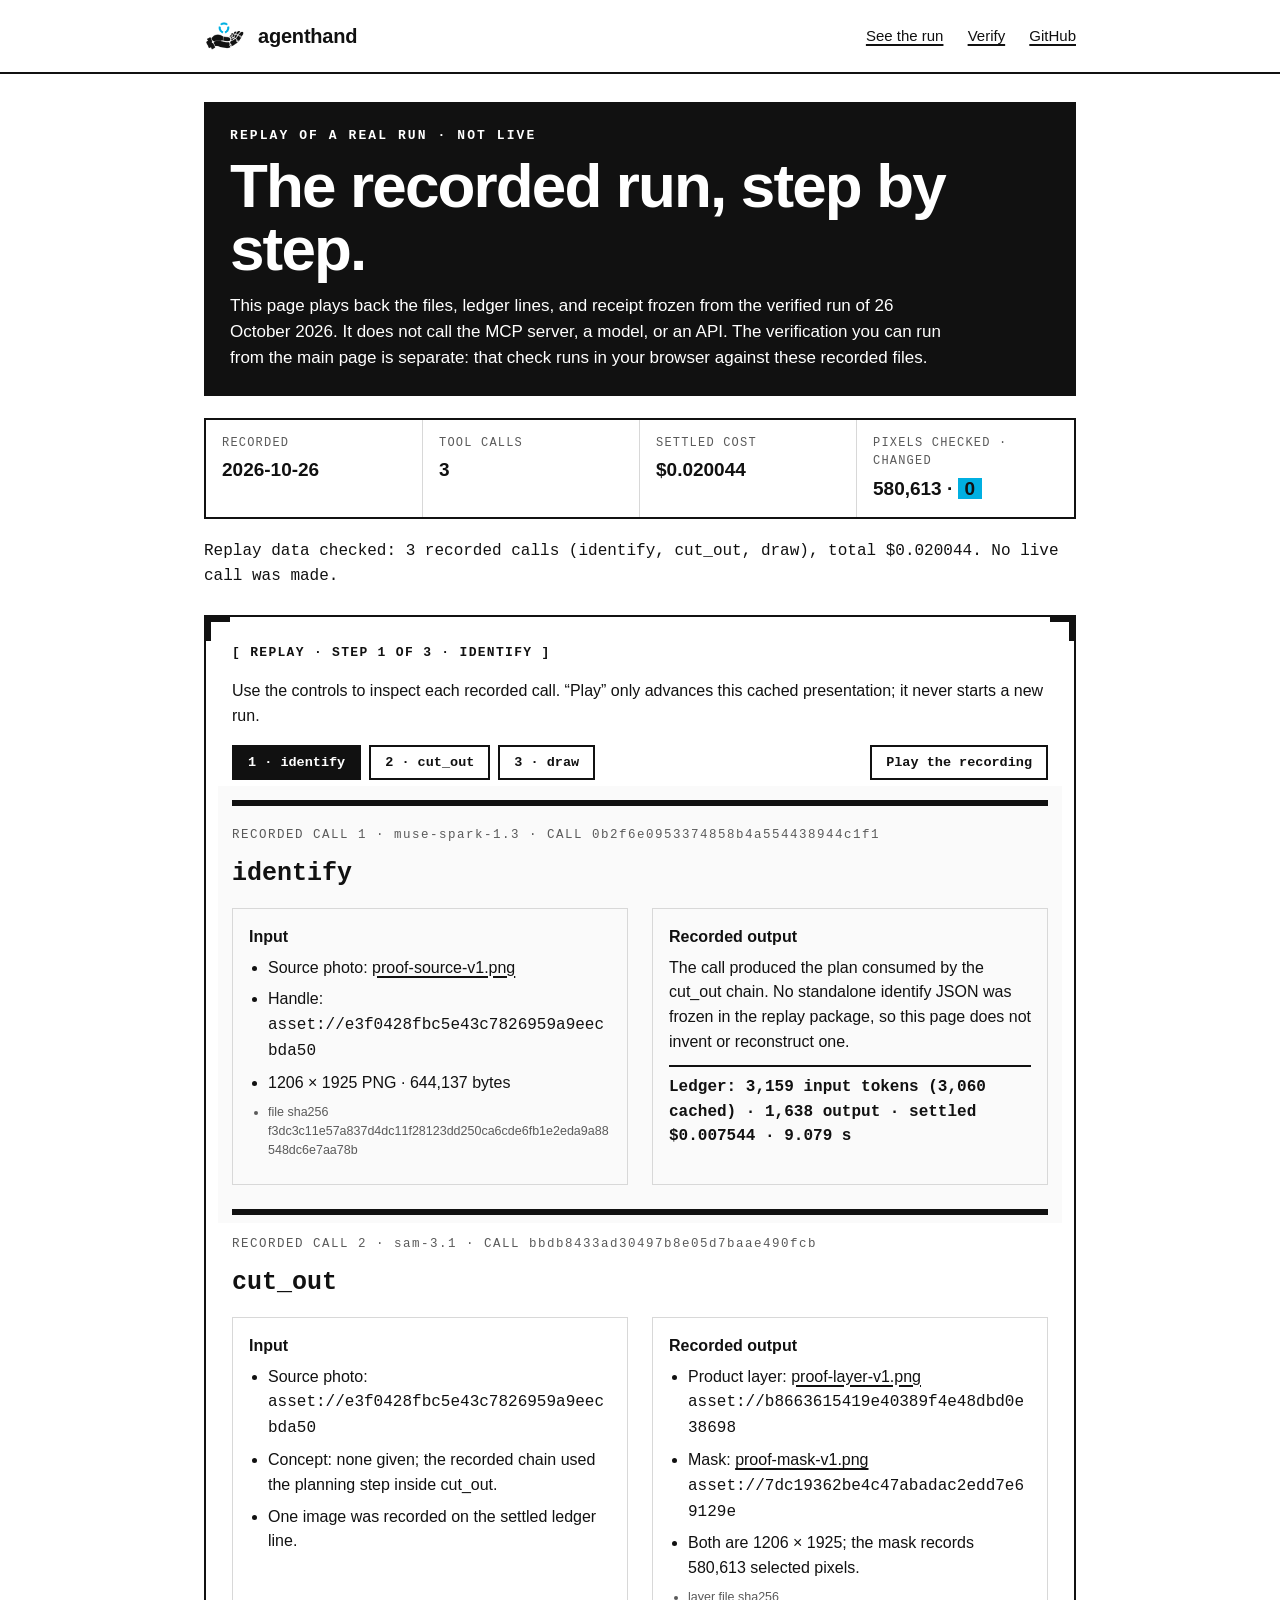
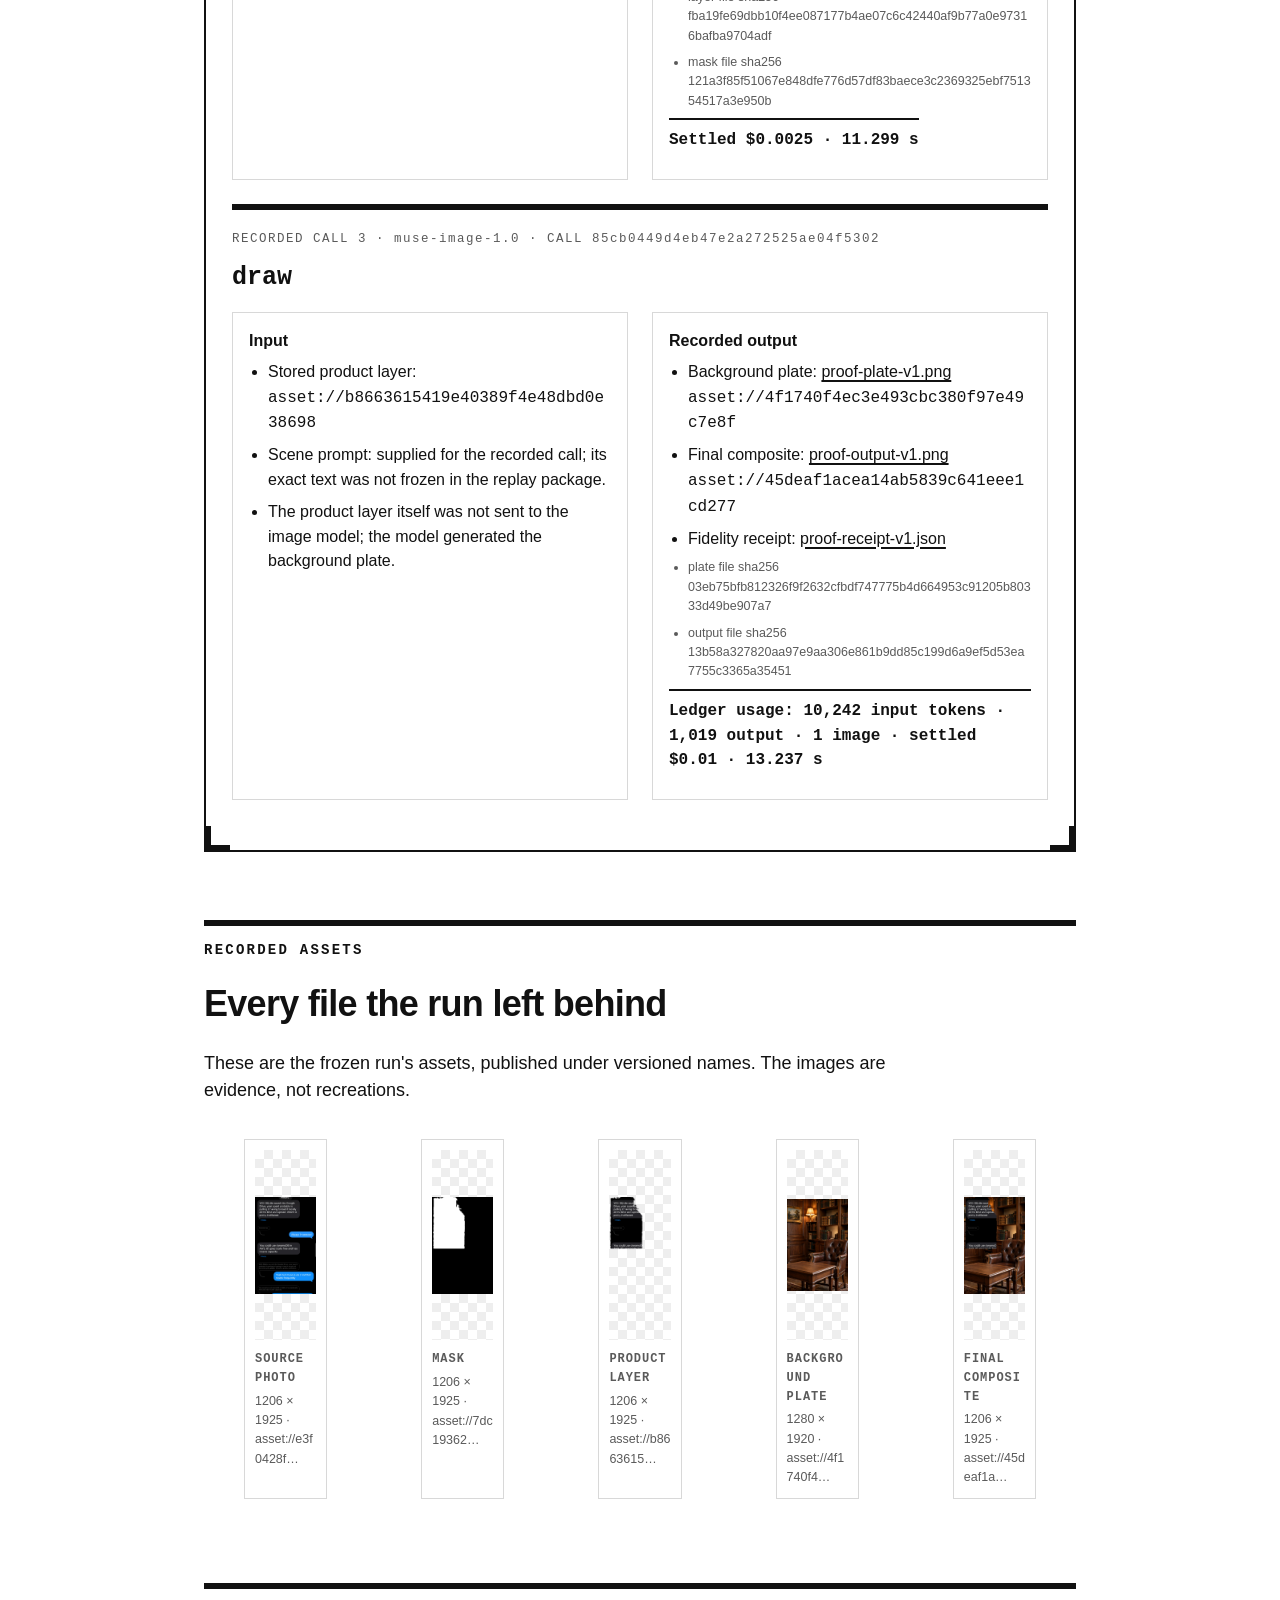
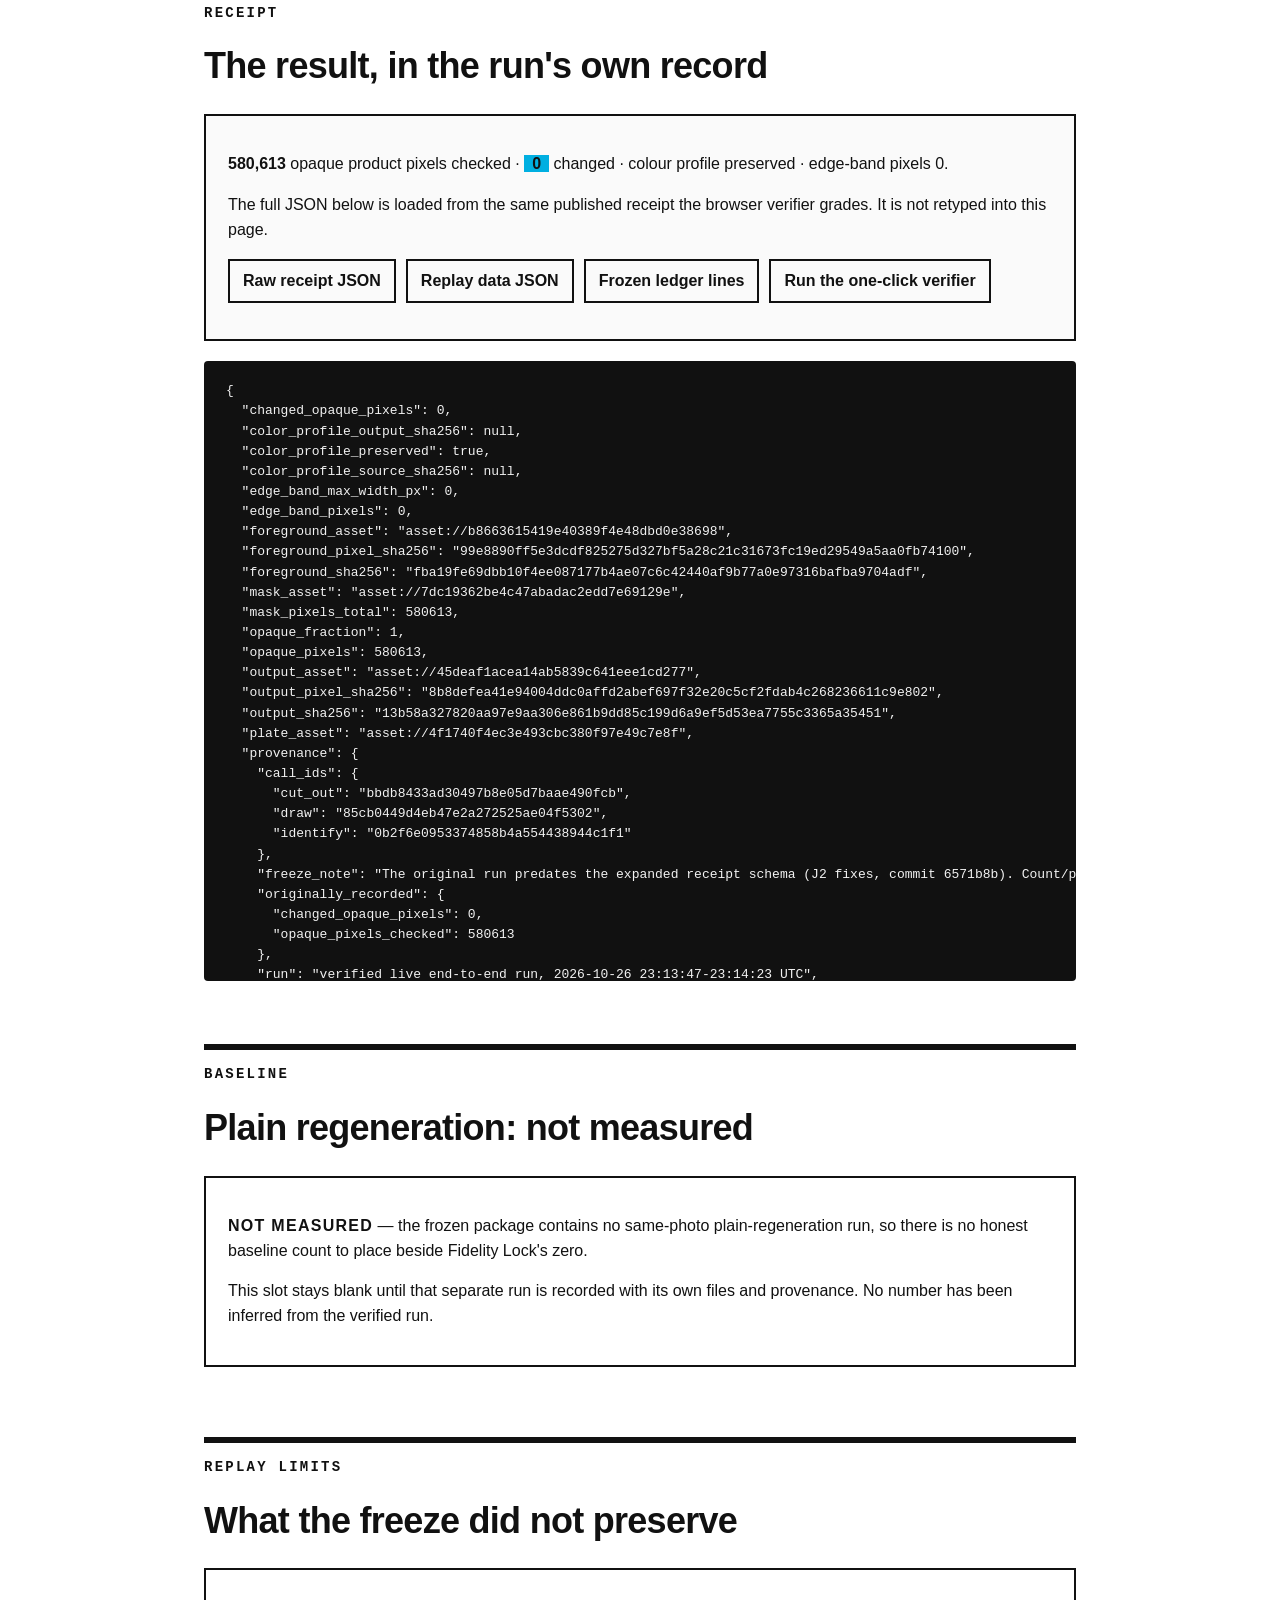
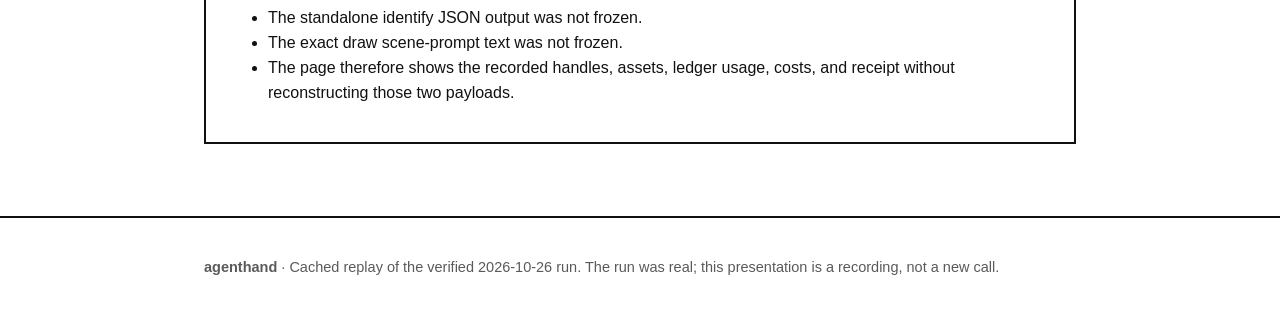
<file: reference/docs/replay-v1.html>
<!DOCTYPE html>
<html lang="en">
<head>
<meta charset="utf-8">
<meta name="viewport" content="width=device-width, initial-scale=1">
<title>agenthand — cached replay of a real run</title>
<meta name="description" content="A cached, honestly labelled replay of agenthand's verified 2026-10-26 run: recorded identify, cut_out, and draw calls, their assets, costs, and fidelity receipt. This page does not make a live call.">
<link rel="icon" type="image/png" href="favicon-v1.png">
<link rel="stylesheet" href="replay-v1.css">
</head>
<body>

<header class="site">
  <div class="wrap">
    <img src="logo-symbol-256-v1.png" width="256" height="173" alt="agenthand mark">
    <span class="name">agenthand</span>
    <nav>
      <a href="index.html#proof">See the run</a>
      <a href="index.html#verify">Verify</a>
      <a href="https://github.com/AUsernameForYou/agenthand">GitHub</a>
    </nav>
  </div>
</header>

<main class="wrap">
  <div class="replay-banner">
    <p class="eyebrow">REPLAY OF A REAL RUN · NOT LIVE</p>
    <h1>The recorded run, step by step.</h1>
    <p>This page plays back the files, ledger lines, and receipt frozen from the verified run of 26 October 2026. It does not call the MCP server, a model, or an API. The verification you can run from the main page is separate: that check runs in your browser against these recorded files.</p>
  </div>

  <div class="run-strip" aria-label="Recorded run summary">
    <div><span class="label">RECORDED</span><span class="value">2026-10-26</span></div>
    <div><span class="label">TOOL CALLS</span><span class="value">3</span></div>
    <div><span class="label">SETTLED COST</span><span class="value">$0.020044</span></div>
    <div><span class="label">PIXELS CHECKED · CHANGED</span><span class="value">580,613 · <span class="zero">0</span></span></div>
  </div>

  <p id="replay-data-status" class="mono" role="status" aria-live="polite">Loading the versioned replay data…</p>

  <div class="replay-stage" aria-label="Cached replay controls">
    <span class="corner tl" aria-hidden="true"></span>
    <span class="corner tr" aria-hidden="true"></span>
    <span class="corner bl" aria-hidden="true"></span>
    <span class="corner br" aria-hidden="true"></span>
    <p class="readout" id="replay-readout">[ REPLAY · STEP 1 OF 3 · IDENTIFY ]</p>
    <p>Use the controls to inspect each recorded call. “Play” only advances this cached presentation; it never starts a new run.</p>
    <div class="controls">
      <button type="button" data-replay-step="0" aria-pressed="true">1 · identify</button>
      <button type="button" data-replay-step="1" aria-pressed="false">2 · cut_out</button>
      <button type="button" data-replay-step="2" aria-pressed="false">3 · draw</button>
      <button type="button" class="play" id="replay-play">Play the recording</button>
    </div>

    <article class="call-card active" data-replay-card id="replay-identify">
      <p class="step-label">RECORDED CALL 1 · muse-spark-1.3 · CALL 0b2f6e0953374858b4a554438944c1f1</p>
      <h2>identify</h2>
      <div class="io-grid">
        <div class="io-box">
          <h3>Input</h3>
          <ul>
            <li>Source photo: <a href="proof-source-v1.png">proof-source-v1.png</a></li>
            <li>Handle: <span class="mono">asset://e3f0428fbc5e43c7826959a9eecbda50</span></li>
            <li>1206 × 1925 PNG · 644,137 bytes</li>
            <li class="hash">file sha256 f3dc3c11e57a837d4dc11f28123dd250ca6cde6fb1e2eda9a88548dc6e7aa78b</li>
          </ul>
        </div>
        <div class="io-box">
          <h3>Recorded output</h3>
          <p>The call produced the plan consumed by the cut_out chain. No standalone identify JSON was frozen in the replay package, so this page does not invent or reconstruct one.</p>
          <p class="cost">Ledger: 3,159 input tokens (3,060 cached) · 1,638 output · settled $0.007544 · 9.079 s</p>
        </div>
      </div>
    </article>

    <article class="call-card" data-replay-card id="replay-cut-out">
      <p class="step-label">RECORDED CALL 2 · sam-3.1 · CALL bbdb8433ad30497b8e05d7baae490fcb</p>
      <h2>cut_out</h2>
      <div class="io-grid">
        <div class="io-box">
          <h3>Input</h3>
          <ul>
            <li>Source photo: <span class="mono">asset://e3f0428fbc5e43c7826959a9eecbda50</span></li>
            <li>Concept: none given; the recorded chain used the planning step inside cut_out.</li>
            <li>One image was recorded on the settled ledger line.</li>
          </ul>
        </div>
        <div class="io-box">
          <h3>Recorded output</h3>
          <ul>
            <li>Product layer: <a href="proof-layer-v1.png">proof-layer-v1.png</a><br><span class="mono">asset://b8663615419e40389f4e48dbd0e38698</span></li>
            <li>Mask: <a href="proof-mask-v1.png">proof-mask-v1.png</a><br><span class="mono">asset://7dc19362be4c47abadac2edd7e69129e</span></li>
            <li>Both are 1206 × 1925; the mask records 580,613 selected pixels.</li>
            <li class="hash">layer file sha256 fba19fe69dbb10f4ee087177b4ae07c6c42440af9b77a0e97316bafba9704adf</li>
            <li class="hash">mask file sha256 121a3f85f51067e848dfe776d57df83baece3c2369325ebf751354517a3e950b</li>
          </ul>
          <p class="cost">Settled $0.0025 · 11.299 s</p>
        </div>
      </div>
    </article>

    <article class="call-card" data-replay-card id="replay-draw">
      <p class="step-label">RECORDED CALL 3 · muse-image-1.0 · CALL 85cb0449d4eb47e2a272525ae04f5302</p>
      <h2>draw</h2>
      <div class="io-grid">
        <div class="io-box">
          <h3>Input</h3>
          <ul>
            <li>Stored product layer: <span class="mono">asset://b8663615419e40389f4e48dbd0e38698</span></li>
            <li>Scene prompt: supplied for the recorded call; its exact text was not frozen in the replay package.</li>
            <li>The product layer itself was not sent to the image model; the model generated the background plate.</li>
          </ul>
        </div>
        <div class="io-box">
          <h3>Recorded output</h3>
          <ul>
            <li>Background plate: <a href="proof-plate-v1.png">proof-plate-v1.png</a><br><span class="mono">asset://4f1740f4ec3e493cbc380f97e49c7e8f</span></li>
            <li>Final composite: <a href="proof-output-v1.png">proof-output-v1.png</a><br><span class="mono">asset://45deaf1acea14ab5839c641eee1cd277</span></li>
            <li>Fidelity receipt: <a href="proof-receipt-v1.json">proof-receipt-v1.json</a></li>
            <li class="hash">plate file sha256 03eb75bfb812326f9f2632cfbdf747775b4d664953c91205b80333d49be907a7</li>
            <li class="hash">output file sha256 13b58a327820aa97e9aa306e861b9dd85c199d6a9ef5d53ea7755c3365a35451</li>
          </ul>
          <p class="cost">Ledger usage: 10,242 input tokens · 1,019 output · 1 image · settled $0.01 · 13.237 s</p>
        </div>
      </div>
    </article>
  </div>

  <section aria-labelledby="assets-h">
    <p class="section-title">Recorded assets</p>
    <h2 id="assets-h">Every file the run left behind</h2>
    <p class="lede">These are the frozen run's assets, published under versioned names. The images are evidence, not recreations.</p>
    <div class="asset-grid">
      <figure class="asset-card">
        <a href="proof-source-v1.png"><img src="proof-source-v1.png" alt="Source photo from the recorded run" loading="lazy"></a>
        <p class="kind">SOURCE PHOTO</p><p>1206 × 1925 · asset://e3f0428f…</p>
      </figure>
      <figure class="asset-card">
        <a href="proof-mask-v1.png"><img src="proof-mask-v1.png" alt="Mask recorded by cut_out" loading="lazy"></a>
        <p class="kind">MASK</p><p>1206 × 1925 · asset://7dc19362…</p>
      </figure>
      <figure class="asset-card">
        <a href="proof-layer-v1.png"><img src="proof-layer-v1.png" alt="Stored product layer from the recorded run" loading="lazy"></a>
        <p class="kind">PRODUCT LAYER</p><p>1206 × 1925 · asset://b8663615…</p>
      </figure>
      <figure class="asset-card">
        <a href="proof-plate-v1.png"><img src="proof-plate-v1.png" alt="Generated background plate from the recorded run" loading="lazy"></a>
        <p class="kind">BACKGROUND PLATE</p><p>1280 × 1920 · asset://4f1740f4…</p>
      </figure>
      <figure class="asset-card">
        <a href="proof-output-v1.png"><img src="proof-output-v1.png" alt="Final composite from the recorded run" loading="lazy"></a>
        <p class="kind">FINAL COMPOSITE</p><p>1206 × 1925 · asset://45deaf1a…</p>
      </figure>
    </div>
  </section>

  <section aria-labelledby="receipt-h">
    <p class="section-title">Receipt</p>
    <h2 id="receipt-h">The result, in the run's own record</h2>
    <div class="panel grey">
      <p><strong>580,613</strong> opaque product pixels checked · <span class="zero">0</span> changed · colour profile preserved · edge-band pixels 0.</p>
      <p>The full JSON below is loaded from the same published receipt the browser verifier grades. It is not retyped into this page.</p>
      <div class="downloads">
        <a href="proof-receipt-v1.json">Raw receipt JSON</a>
        <a href="replay-run-v1.json">Replay data JSON</a>
        <a href="replay-ledger-v1.jsonl">Frozen ledger lines</a>
        <a href="index.html#verify">Run the one-click verifier</a>
      </div>
    </div>
    <pre class="receipt" id="replay-receipt">Loading the published receipt…</pre>
  </section>

  <section aria-labelledby="baseline-h">
    <p class="section-title">Baseline</p>
    <h2 id="baseline-h">Plain regeneration: not measured</h2>
    <div class="panel" data-baseline-status="not-measured">
      <p><span class="baseline-value">NOT MEASURED</span> — the frozen package contains no same-photo plain-regeneration run, so there is no honest baseline count to place beside Fidelity Lock's zero.</p>
      <p>This slot stays blank until that separate run is recorded with its own files and provenance. No number has been inferred from the verified run.</p>
      <!-- TODO(baseline-regeneration): replace this status only with a measured count from a separately recorded same-photo plain-regeneration run. Do not estimate or reuse the Fidelity Lock count. -->
    </div>
  </section>

  <section aria-labelledby="limits-h">
    <p class="section-title">Replay limits</p>
    <h2 id="limits-h">What the freeze did not preserve</h2>
    <div class="panel">
      <ul>
        <li>The standalone identify JSON output was not frozen.</li>
        <li>The exact draw scene-prompt text was not frozen.</li>
        <li>The page therefore shows the recorded handles, assets, ledger usage, costs, and receipt without reconstructing those two payloads.</li>
      </ul>
    </div>
  </section>
</main>

<footer>
  <div class="wrap">
    <p><strong>agenthand</strong> · Cached replay of the verified 2026-10-26 run. The run was real; this presentation is a recording, not a new call.</p>
  </div>
</footer>

<script src="replay-v1.js" defer></script>
</body>
</html>
</file>
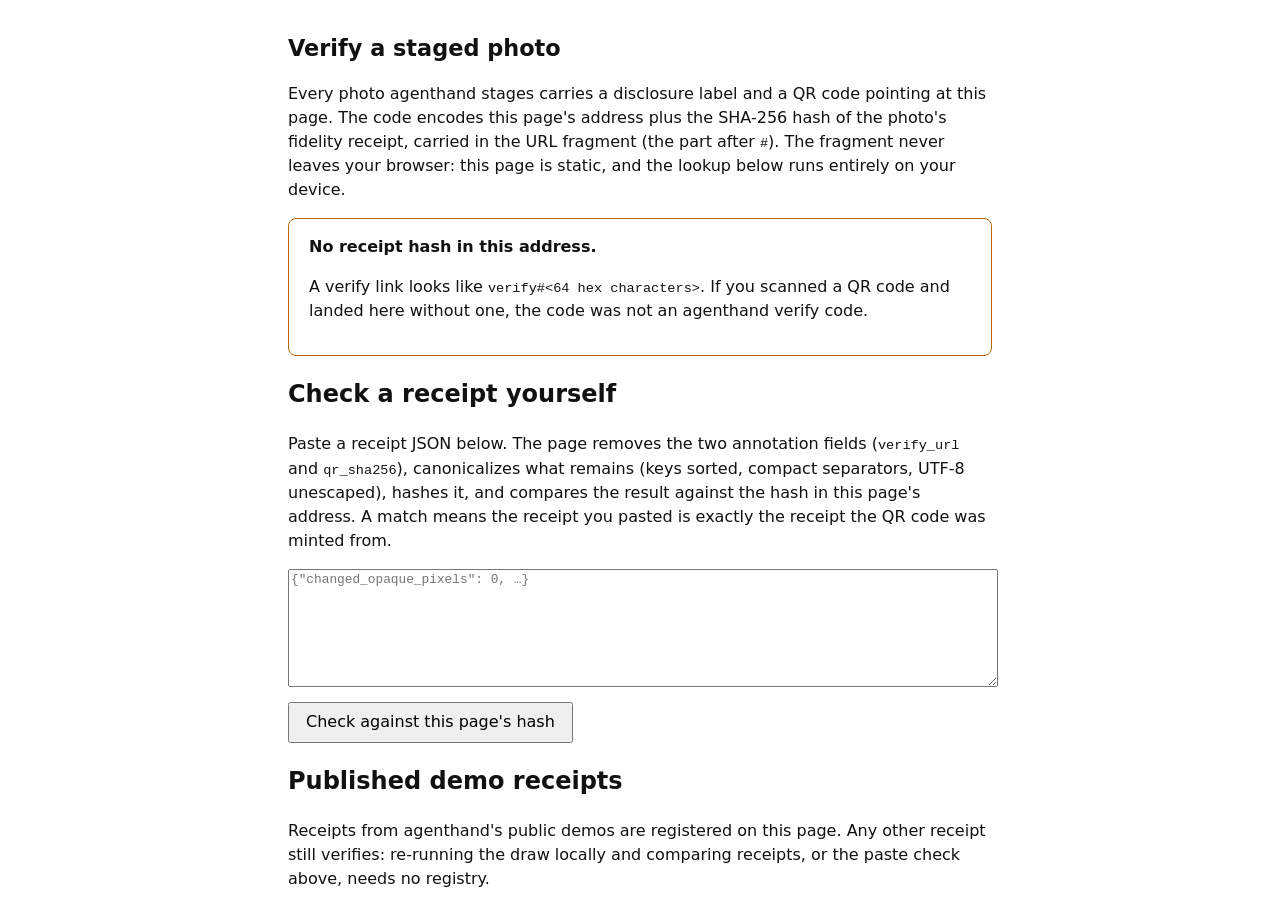
<file: reference/docs/verify.html>
<!DOCTYPE html>
<html lang="en">
<head>
<meta charset="utf-8">
<meta name="viewport" content="width=device-width, initial-scale=1">
<title>Verify a staged photo · agenthand</title>
<style>
  body { font-family: system-ui, -apple-system, sans-serif; color: #111;
         max-width: 44rem; margin: 2rem auto; padding: 0 1rem; line-height: 1.5; }
  code, .mono { font-family: ui-monospace, SFMono-Regular, Menlo, monospace;
         font-size: 0.85em; word-break: break-all; }
  .card { border: 1px solid #ddd; border-radius: 8px; padding: 1rem 1.25rem; margin: 1rem 0; }
  .ok { border-color: #2e7d32; }
  .warn { border-color: #b26a00; }
  dt { font-weight: 600; margin-top: 0.5rem; }
  dd { margin: 0.15rem 0 0 0; }
  textarea { width: 100%; min-height: 7rem; font-family: ui-monospace, Menlo, monospace; font-size: 0.8rem; }
  button { font: inherit; padding: 0.4rem 1rem; margin-top: 0.5rem; cursor: pointer; }
  h1 { font-size: 1.4rem; }
</style>
</head>
<body>
<h1>Verify a staged photo</h1>
<p>Every photo agenthand stages carries a disclosure label and a QR code
pointing at this page. The code encodes this page's address plus the
SHA-256 hash of the photo's fidelity receipt, carried in the URL
fragment (the part after <code>#</code>). The fragment never leaves your
browser: this page is static, and the lookup below runs entirely on your
device.</p>

<div id="result" class="card">Reading the receipt hash from the address…</div>

<h2>Check a receipt yourself</h2>
<p>Paste a receipt JSON below. The page removes the two annotation
fields (<code>verify_url</code> and <code>qr_sha256</code>), canonicalizes
what remains (keys sorted, compact separators, UTF-8 unescaped), hashes
it, and compares the result against the hash in this page's address.
A match means the receipt you pasted is exactly the receipt the QR
code was minted from.</p>
<textarea id="pastebox" placeholder='{"changed_opaque_pixels": 0, …}'></textarea>
<button id="checkbtn" type="button">Check against this page's hash</button>
<p id="checkresult" class="mono"></p>

<h2>Published demo receipts</h2>
<p>Receipts from agenthand's public demos are registered on this page.
Any other receipt still verifies: re-running the draw locally and
comparing receipts, or the paste check above, needs no registry.</p>

<script>
"use strict";
// Registry of published demo receipts, keyed by the SHA-256 of the
// receipt's canonical JSON (the same hash a QR code for it carries).
var REGISTRY = {
  "97584e47afc71131bcccced6b66d090bcc6c54f45617c31539fb31825f5eb739": {
    "title": "Frozen proof run (offline replay package)",
    "opaque_pixels": 580613,
    "changed_opaque_pixels": 0,
    "color_profile_preserved": true,
    "source_pixel_sha256": "2e2af4170256ffce7ef4653b3079c50d03c9fd1cbab004c3897d785ec307b7d4",
    "foreground_pixel_sha256": "99e8890ff5e3dcdf825275d327bf5a28c21c31673fc19ed29549a5aa0fb74100",
    "output_pixel_sha256": "8b8defea41e94004ddc0affd2abef697f32e20c5cf2fdab4c268236611c9e802"
  }
};

// Canonicalize raw JSON text directly. Number tokens are carried
// through verbatim: the receipt producers (the Python and Rust
// builds) already emit floats in canonical shortest form (1.0,
// 0.154487), while a parse-then-stringify round trip would rewrite
// 1.0 to 1 and silently change the hash. Object keys are sorted;
// the two annotation fields are dropped at the top level only.
function canonicalizeRaw(text) {
  var pos = 0;
  function fail(msg) { throw new Error(msg + " at offset " + pos); }
  function skipWs() {
    while (pos < text.length && " \t\n\r".indexOf(text[pos]) >= 0) pos++;
  }
  function parseValue(topLevel) {
    skipWs();
    var ch = text[pos];
    if (ch === "{") return parseObject(topLevel);
    if (ch === "[") return parseArray();
    if (ch === '"') return JSON.stringify(parseString());
    if (ch === "t") { expect("true"); return "true"; }
    if (ch === "f") { expect("false"); return "false"; }
    if (ch === "n") { expect("null"); return "null"; }
    return parseNumber();
  }
  function expect(lit) {
    if (text.substr(pos, lit.length) !== lit) fail("expected " + lit);
    pos += lit.length;
  }
  function parseString() {
    var start = pos;
    pos++;
    while (pos < text.length && text[pos] !== '"') {
      if (text[pos] === "\\") pos++;
      pos++;
    }
    if (pos >= text.length) fail("unterminated string");
    pos++;
    return JSON.parse(text.slice(start, pos));
  }
  function parseNumber() {
    var start = pos;
    if (text[pos] === "-") pos++;
    while (pos < text.length && "0123456789.eE+-".indexOf(text[pos]) >= 0) pos++;
    if (pos === start) fail("expected a value");
    return text.slice(start, pos);
  }
  function parseArray() {
    pos++;
    var parts = [];
    skipWs();
    if (text[pos] === "]") { pos++; return "[]"; }
    for (;;) {
      parts.push(parseValue(false));
      skipWs();
      if (text[pos] === ",") { pos++; continue; }
      if (text[pos] === "]") { pos++; break; }
      fail("expected , or ] in array");
    }
    return "[" + parts.join(",") + "]";
  }
  function parseObject(topLevel) {
    pos++;
    var entries = [];
    skipWs();
    if (text[pos] === "}") { pos++; return "{}"; }
    for (;;) {
      skipWs();
      if (text[pos] !== '"') fail("expected object key");
      var key = parseString();
      skipWs();
      if (text[pos] !== ":") fail("expected : in object");
      pos++;
      var val = parseValue(false);
      if (!(topLevel && (key === "verify_url" || key === "qr_sha256"))) {
        entries.push([key, val]);
      }
      skipWs();
      if (text[pos] === ",") { pos++; continue; }
      if (text[pos] === "}") { pos++; break; }
      fail("expected , or } in object");
    }
    entries.sort(function (a, b) { return a[0] < b[0] ? -1 : a[0] > b[0] ? 1 : 0; });
    return "{" + entries.map(function (e) {
      return JSON.stringify(e[0]) + ":" + e[1];
    }).join(",") + "}";
  }
  var out = parseValue(true);
  skipWs();
  if (pos !== text.length) fail("trailing characters");
  return out;
}

function sha256hex(text) {
  var bytes = new TextEncoder().encode(text);
  return crypto.subtle.digest("SHA-256", bytes).then(function (buf) {
    return Array.prototype.map.call(new Uint8Array(buf), function (b) {
      return b.toString(16).padStart(2, "0");
    }).join("");
  });
}

function esc(s) {
  return String(s).replace(/[&<>"']/g, function (c) {
    return {"&": "&amp;", "<": "&lt;", ">": "&gt;", '"': "&quot;", "'": "&#39;"}[c];
  });
}

var fragment = location.hash.replace(/^#/, "").trim().toLowerCase();
var resultBox = document.getElementById("result");

function showResult() {
  if (!/^[0-9a-f]{64}$/.test(fragment)) {
    resultBox.className = "card warn";
    resultBox.innerHTML = "<strong>No receipt hash in this address.</strong>" +
      "<p>A verify link looks like <span class='mono'>verify#&lt;64 hex characters&gt;</span>. " +
      "If you scanned a QR code and landed here without one, the code was not an agenthand " +
      "verify code.</p>";
    return;
  }
  var entry = REGISTRY[fragment];
  if (!entry) {
    resultBox.className = "card warn";
    resultBox.innerHTML = "<strong>This receipt is not in the published registry.</strong>" +
      "<p class='mono'>" + esc(fragment) + "</p>" +
      "<p>That is expected for receipts from your own runs: the registry only holds the " +
      "public demo receipts. The receipt still verifies — paste it below and this page " +
      "will check it against the hash, or verify locally with the project tools.</p>";
    return;
  }
  resultBox.className = "card ok";
  resultBox.innerHTML = "<strong>Published receipt found: " + esc(entry.title) + "</strong>" +
    "<dl>" +
    "<dt>Opaque product pixels checked</dt><dd>" + esc(entry.opaque_pixels) + "</dd>" +
    "<dt>Changed opaque pixels</dt><dd>" + esc(entry.changed_opaque_pixels) +
    " — the cut-out product layer is pixel-for-pixel the original photo's pixels.</dd>" +
    "<dt>Colour profile preserved</dt><dd>" + esc(entry.color_profile_preserved) + "</dd>" +
    "<dt>Source photo pixel hash</dt><dd class='mono'>" + esc(entry.source_pixel_sha256) + "</dd>" +
    "<dt>Product layer pixel hash</dt><dd class='mono'>" + esc(entry.foreground_pixel_sha256) + "</dd>" +
    "<dt>Staged photo pixel hash</dt><dd class='mono'>" + esc(entry.output_pixel_sha256) + "</dd>" +
    "</dl>";
}
showResult();

document.getElementById("checkbtn").addEventListener("click", function () {
  var out = document.getElementById("checkresult");
  var raw = document.getElementById("pastebox").value.trim();
  var canonical;
  try {
    canonical = canonicalizeRaw(raw);
  } catch (e) {
    out.textContent = "That is not valid JSON: " + e.message;
    return;
  }
  sha256hex(canonical).then(function (digest) {
    if (!/^[0-9a-f]{64}$/.test(fragment)) {
      out.textContent = "Canonical hash of the pasted receipt: " + digest +
        " (this page's address carries no hash to compare against).";
    } else if (digest === fragment) {
      out.textContent = "MATCH: the pasted receipt hashes to this page's hash. " +
        "It is the exact receipt the QR code was minted from.";
    } else {
      out.textContent = "NO MATCH. Pasted receipt hashes to " + digest +
        " but this page's address carries " + fragment + ".";
    }
  });
});
</script>
</body>
</html>
</file>
<file: reference/docs/replay-v1.css>
:root {
  --ink: #111111;
  --cyan: #00afe1;
  --grey: #5a5a5a;
  --panel: #fafafa;
  --line: #d8d8d8;
}

* { box-sizing: border-box; }

html { margin: 0; padding: 0; }

body {
  margin: 0;
  background: #ffffff;
  color: var(--ink);
  font-family: -apple-system, BlinkMacSystemFont, "Segoe UI", Roboto,
    "Helvetica Neue", Arial, sans-serif;
  line-height: 1.55;
  -webkit-font-smoothing: antialiased;
}

a {
  color: var(--ink);
  text-decoration: underline;
  text-decoration-color: var(--ink);
  text-decoration-thickness: 2px;
  text-underline-offset: 3px;
}

button, .button-link {
  font-family: ui-monospace, SFMono-Regular, Menlo, Consolas, monospace;
  font-size: 13.5px;
  font-weight: 700;
}

button {
  background: #ffffff;
  color: var(--ink);
  border: 2px solid var(--ink);
  padding: 8px 14px;
  cursor: pointer;
}

button:hover, button.active { background: var(--ink); color: #ffffff; }
button:disabled { cursor: wait; opacity: 0.55; }

.wrap { max-width: 920px; margin: 0 auto; padding: 0 24px; }

header.site { border-bottom: 2px solid var(--ink); }
header.site .wrap {
  display: flex;
  align-items: center;
  gap: 14px;
  padding-top: 16px;
  padding-bottom: 16px;
}
header.site img { width: 40px; height: 40px; object-fit: contain; }
header.site .name { font-weight: 800; font-size: 20px; letter-spacing: -0.01em; }
header.site nav { margin-left: auto; font-size: 15px; }
header.site nav a { margin-left: 20px; }

.mono {
  font-family: ui-monospace, SFMono-Regular, Menlo, Consolas, monospace;
}

.replay-banner {
  background: var(--ink);
  color: #ffffff;
  margin: 28px 0 22px;
  padding: 22px 24px;
  border: 2px solid var(--ink);
}
.replay-banner .eyebrow {
  font-family: ui-monospace, SFMono-Regular, Menlo, Consolas, monospace;
  font-size: 13px;
  font-weight: 700;
  letter-spacing: 0.16em;
  margin: 0 0 8px;
}
.replay-banner h1 {
  font-size: clamp(34px, 7vw, 62px);
  line-height: 1.02;
  letter-spacing: -0.03em;
  margin: 0 0 12px;
}
.replay-banner p { max-width: 720px; margin: 0; font-size: 17px; }

.run-strip {
  display: grid;
  grid-template-columns: repeat(4, 1fr);
  border: 2px solid var(--ink);
  margin: 20px 0;
}
.run-strip > div { padding: 14px 16px; border-right: 1px solid var(--line); }
.run-strip > div:last-child { border-right: 0; }
.run-strip .label {
  display: block;
  color: var(--grey);
  font-family: ui-monospace, SFMono-Regular, Menlo, Consolas, monospace;
  font-size: 12px;
  letter-spacing: 0.1em;
}
.run-strip .value { display: block; font-weight: 800; font-size: 19px; margin-top: 3px; }
.run-strip .zero { background: var(--cyan); padding: 0 7px; }

.replay-stage {
  position: relative;
  border: 2px solid var(--ink);
  padding: 26px;
  margin: 26px 0;
  background: #ffffff;
}
.corner {
  position: absolute;
  width: 26px;
  height: 26px;
  pointer-events: none;
}
.corner.tl { top: -2px; left: -2px; border-top: 7px solid var(--ink); border-left: 7px solid var(--ink); }
.corner.tr { top: -2px; right: -2px; border-top: 7px solid var(--ink); border-right: 7px solid var(--ink); }
.corner.bl { bottom: -2px; left: -2px; border-bottom: 7px solid var(--ink); border-left: 7px solid var(--ink); }
.corner.br { bottom: -2px; right: -2px; border-bottom: 7px solid var(--ink); border-right: 7px solid var(--ink); }

.readout {
  font-family: ui-monospace, SFMono-Regular, Menlo, Consolas, monospace;
  font-size: 13px;
  font-weight: 700;
  letter-spacing: 0.1em;
  margin: 0 0 16px;
}
.controls { display: flex; flex-wrap: wrap; gap: 8px; margin: 14px 0 20px; }
.controls .play { margin-left: auto; }

.call-card {
  border-top: 6px solid var(--ink);
  padding: 20px 0 24px;
  scroll-margin-top: 24px;
}
.call-card.active { background: var(--panel); box-shadow: 0 0 0 14px var(--panel); }
.call-card h2 {
  font-family: ui-monospace, SFMono-Regular, Menlo, Consolas, monospace;
  font-size: 25px;
  margin: 2px 0 8px;
}
.call-card h3 { font-size: 16px; margin: 0 0 6px; }
.call-card p { margin: 0 0 10px; }
.step-label {
  color: var(--grey);
  font-family: ui-monospace, SFMono-Regular, Menlo, Consolas, monospace;
  font-size: 12.5px;
  letter-spacing: 0.12em;
  margin: 0;
}
.io-grid { display: grid; grid-template-columns: 1fr 1fr; gap: 24px; margin-top: 14px; }
.io-box { border: 1px solid var(--line); padding: 16px; overflow-wrap: anywhere; }
.io-box ul { margin: 0; padding-left: 19px; }
.io-box li { margin-bottom: 7px; }
.hash { font-size: 12.5px; color: var(--grey); }
.cost {
  display: inline-block;
  margin-top: 8px;
  border-top: 2px solid var(--ink);
  padding-top: 8px;
  font-family: ui-monospace, SFMono-Regular, Menlo, Consolas, monospace;
  font-weight: 800;
}

section { padding: 28px 0 8px; }
.section-title {
  border-top: 6px solid var(--ink);
  padding-top: 14px;
  font-family: ui-monospace, SFMono-Regular, Menlo, Consolas, monospace;
  font-size: 14px;
  font-weight: 700;
  letter-spacing: 0.16em;
  text-transform: uppercase;
}
section h2 { font-size: clamp(26px, 4.4vw, 36px); letter-spacing: -0.02em; margin: 0 0 12px; }
section p.lede { font-size: 18px; max-width: 720px; }

.asset-grid {
  display: grid;
  grid-template-columns: repeat(5, 1fr);
  gap: 14px;
  margin: 18px 0;
}
.asset-card { border: 1px solid var(--line); padding: 10px; overflow-wrap: anywhere; }
.asset-card img {
  width: 100%;
  height: 190px;
  object-fit: contain;
  display: block;
  background: repeating-conic-gradient(#eeeeee 0% 25%, #ffffff 0% 50%) 0 0/18px 18px;
}
.asset-card .kind {
  font-family: ui-monospace, SFMono-Regular, Menlo, Consolas, monospace;
  font-size: 12px;
  font-weight: 700;
  letter-spacing: 0.08em;
  margin: 10px 0 4px;
}
.asset-card p { font-size: 12.5px; color: var(--grey); margin: 0; }

.panel {
  border: 2px solid var(--ink);
  padding: 20px 22px;
  margin: 20px 0;
  overflow-wrap: anywhere;
}
.panel.grey { background: var(--panel); }
.panel .zero { background: var(--cyan); font-weight: 800; padding: 0 8px; }
.baseline-value { font-weight: 800; letter-spacing: 0.08em; }

pre.receipt {
  background: var(--ink);
  color: #f2f2f2;
  padding: 20px 22px;
  font-size: 13px;
  line-height: 1.55;
  overflow: auto;
  max-height: 620px;
  border-radius: 4px;
}
.downloads { display: flex; flex-wrap: wrap; gap: 10px; margin: 16px 0; }
.downloads a { border: 2px solid var(--ink); padding: 8px 13px; text-decoration: none; font-weight: 700; }
.downloads a:hover { background: var(--panel); }

footer {
  border-top: 2px solid var(--ink);
  margin-top: 44px;
  padding: 24px 0 40px;
  color: var(--grey);
  font-size: 14.5px;
}

@media (max-width: 760px) {
  .run-strip { grid-template-columns: 1fr 1fr; }
  .run-strip > div { border-bottom: 1px solid var(--line); }
  .io-grid { grid-template-columns: 1fr; }
  .asset-grid { grid-template-columns: 1fr 1fr; }
  .controls .play { margin-left: 0; }
  header.site nav a { margin-left: 12px; }
}

@media (prefers-reduced-motion: reduce) {
  html { scroll-behavior: auto; }
}
</file>
